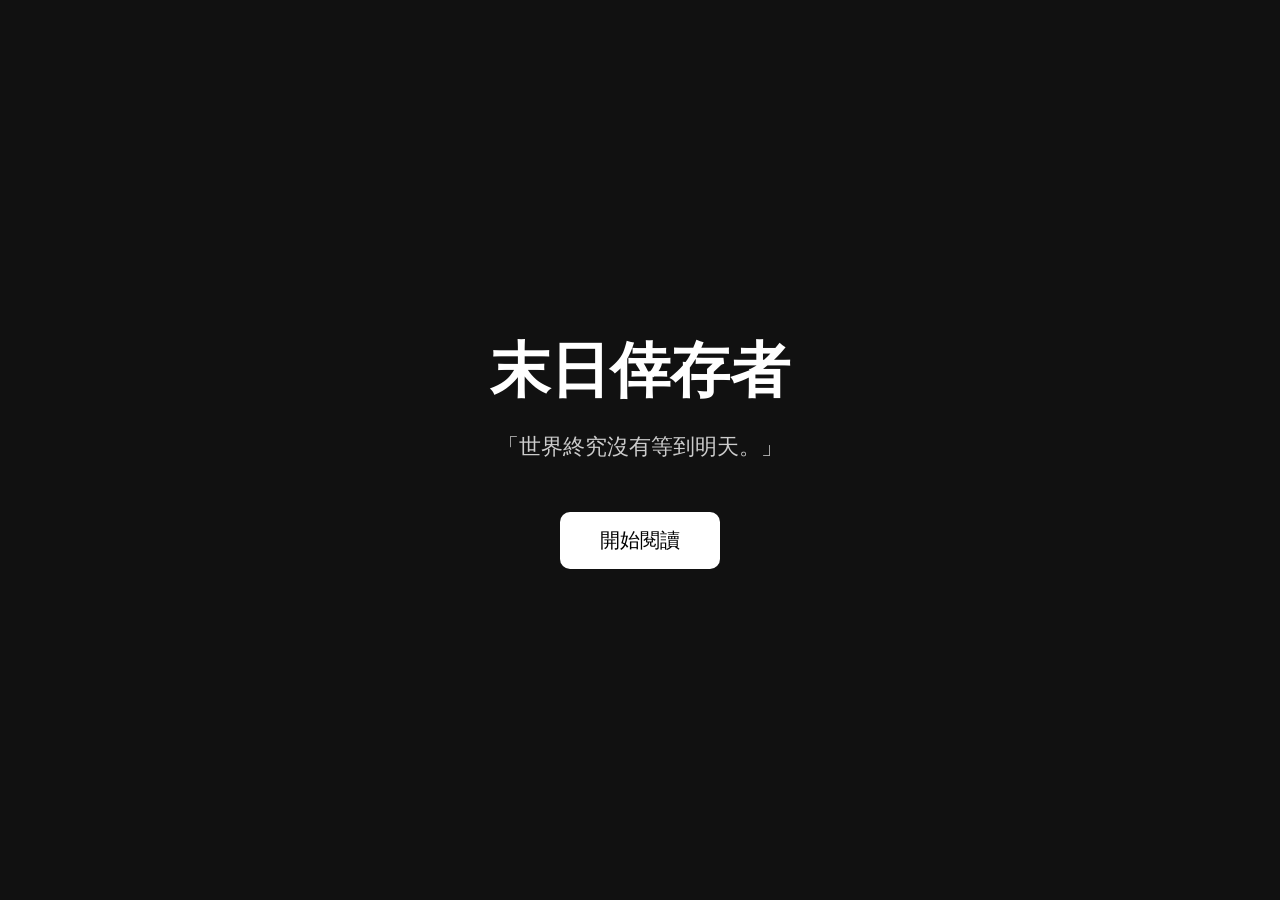
<file: index.html>
<!DOCTYPE html>
<html lang="zh-TW">
<head>
    <meta charset="UTF-8">
    <meta name="viewport" content="width=device-width, initial-scale=1.0">
    <title>末日倖存者</title>

    <link rel="stylesheet" href="css/style.css">
</head>
<body>

    <div class="container">

        <h1>末日倖存者</h1>

        <p class="quote">
            「世界終究沒有等到明天。」
        </p>

        <button id="startBtn">
            開始閱讀
        </button>

    </div>

<script src="js/script.js"></script>

</body>
</html>
</file>
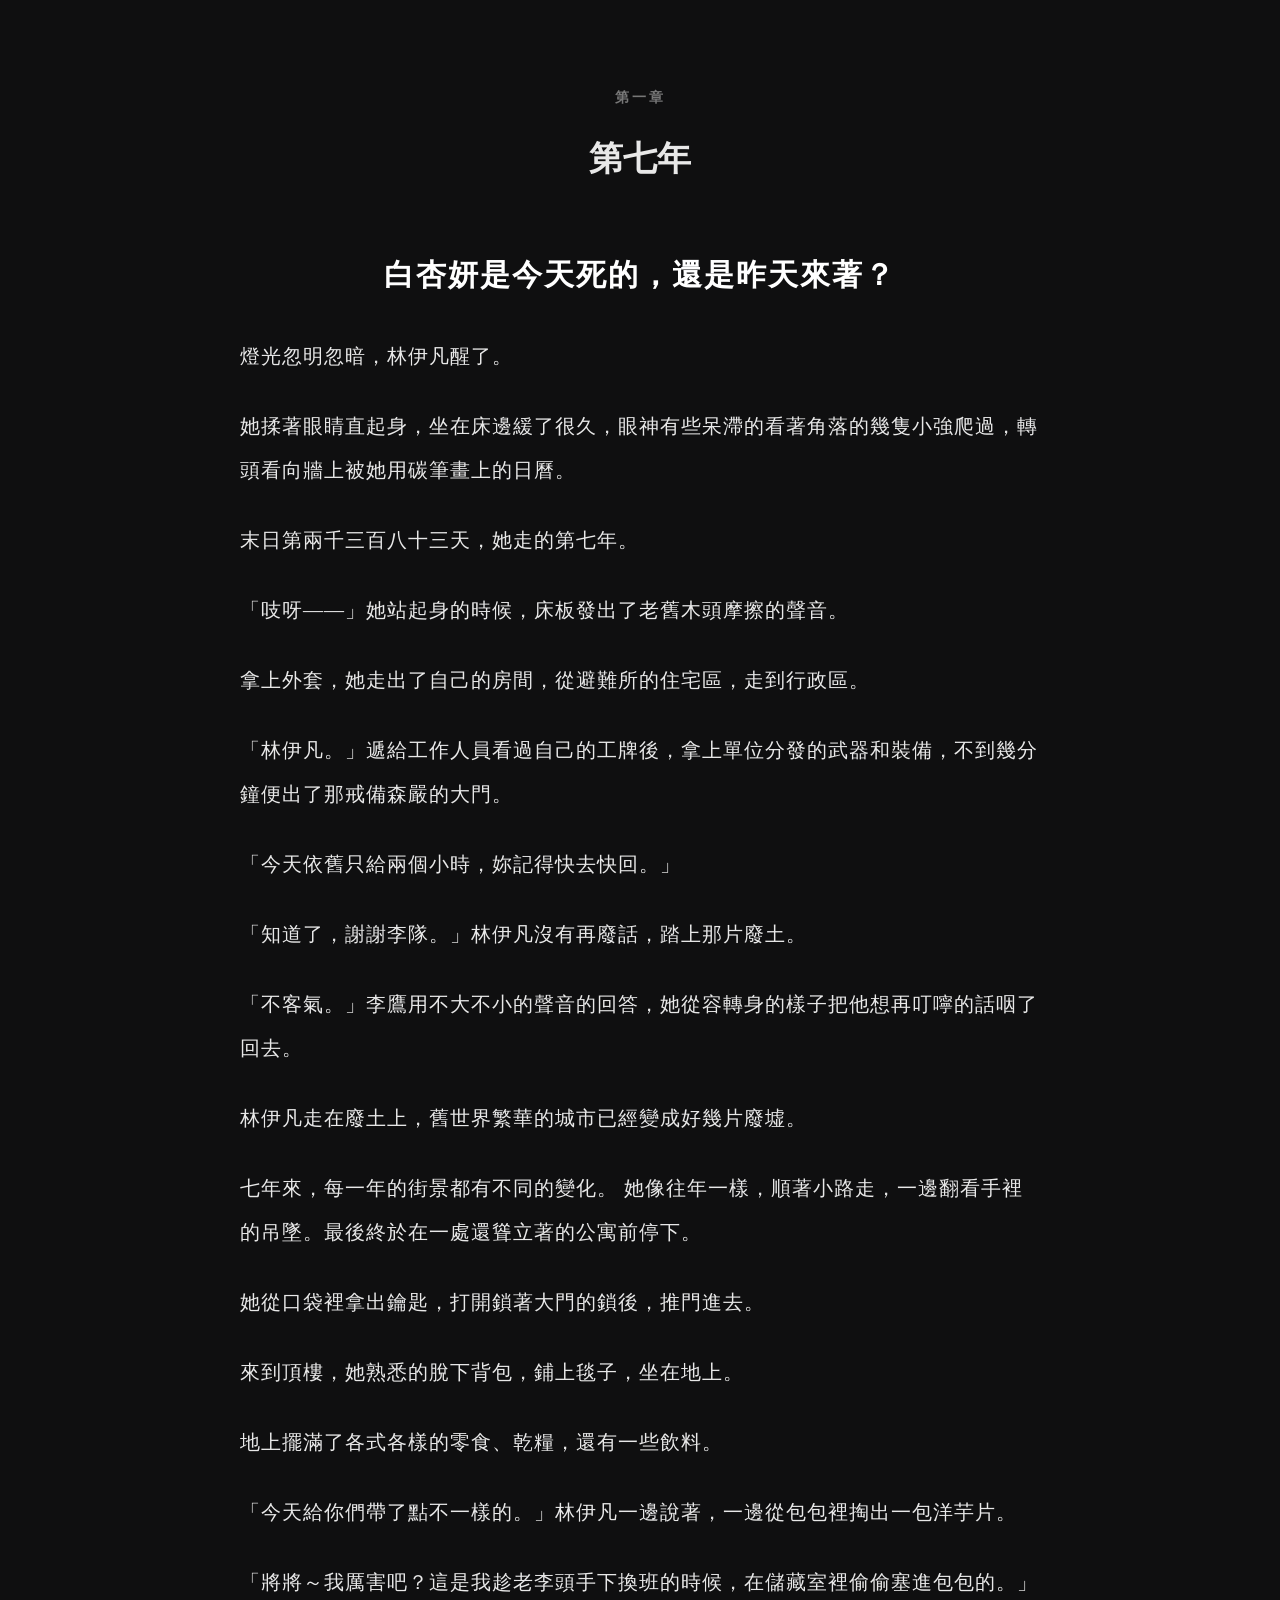
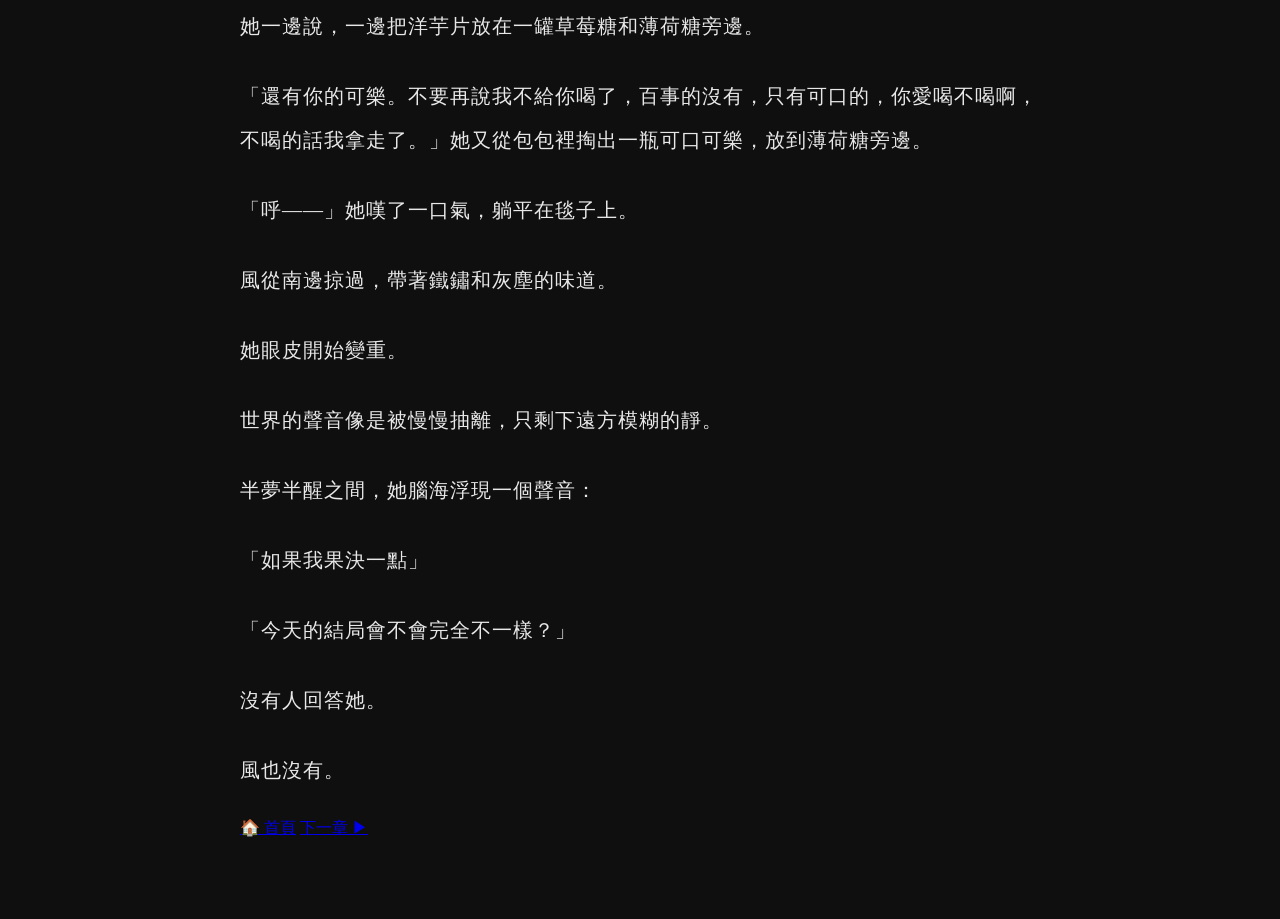
<file: chapters/chapter1.html>
<!DOCTYPE html>
<html lang="zh-TW">
<head>
<meta charset="UTF-8">
<meta name="viewport" content="width=device-width, initial-scale=1.0">
<title>第一章｜第七年</title>
<link rel="stylesheet" href="../css/chapter.css">
</head>
<body>
<div class="reader">
<h1>第一章</h1>
<h2>第七年</h2>
<div class="content">

<p class="opening">白杏妍是今天死的，還是昨天來著？</p>
<p>燈光忽明忽暗，林伊凡醒了。</p>
<p>她揉著眼睛直起身，坐在床邊緩了很久，眼神有些呆滯的看著角落的幾隻小強爬過，轉頭看向牆上被她用碳筆畫上的日曆。</p>
<p>末日第兩千三百八十三天，她走的第七年。</p>
<p>「吱呀——」她站起身的時候，床板發出了老舊木頭摩擦的聲音。</p>
<p>拿上外套，她走出了自己的房間，從避難所的住宅區，走到行政區。</p>
<p>「林伊凡。」遞給工作人員看過自己的工牌後，拿上單位分發的武器和裝備，不到幾分鐘便出了那戒備森嚴的大門。</p>
<p class="highlight">「今天依舊只給兩個小時，妳記得快去快回。」</p>
<p>「知道了，謝謝李隊。」林伊凡沒有再廢話，踏上那片廢土。</p>
<p>「不客氣。」李鷹用不大不小的聲音的回答，她從容轉身的樣子把他想再叮嚀的話咽了回去。</p>
<p>林伊凡走在廢土上，舊世界繁華的城市已經變成好幾片廢墟。</p>
<p>七年來，每一年的街景都有不同的變化。 她像往年一樣，順著小路走，一邊翻看手裡的吊墜。最後終於在一處還聳立著的公寓前停下。</p>
<p>她從口袋裡拿出鑰匙，打開鎖著大門的鎖後，推門進去。</p>
<p>來到頂樓，她熟悉的脫下背包，鋪上毯子，坐在地上。</p>
<p>地上擺滿了各式各樣的零食、乾糧，還有一些飲料。</p>
<p>「今天給你們帶了點不一樣的。」林伊凡一邊說著，一邊從包包裡掏出一包洋芋片。</p>
<p>「將將～我厲害吧？這是我趁老李頭手下換班的時候，在儲藏室裡偷偷塞進包包的。」她一邊說，一邊把洋芋片放在一罐草莓糖和薄荷糖旁邊。</p>
<p>「還有你的可樂。不要再說我不給你喝了，百事的沒有，只有可口的，你愛喝不喝啊，不喝的話我拿走了。」她又從包包裡掏出一瓶可口可樂，放到薄荷糖旁邊。</p>
<p>「呼——」她嘆了一口氣，躺平在毯子上。</p>
<p>風從南邊掠過，帶著鐵鏽和灰塵的味道。</p>
<p>她眼皮開始變重。</p>
<p>世界的聲音像是被慢慢抽離，只剩下遠方模糊的靜。</p>
<p>半夢半醒之間，她腦海浮現一個聲音：</p>
<p class="highlight">「如果我果決一點」</p>
<p class="highlight">「今天的結局會不會完全不一樣？」</p>
<p>沒有人回答她。</p>
<p>風也沒有。</p>

</div>
<div class="chapter-nav">
    <a href="../index.html">🏠 首頁</a>
    <a href="chapter2.html">下一章 ▶</a>
</div>
</div>
</body>
</html>
</file>
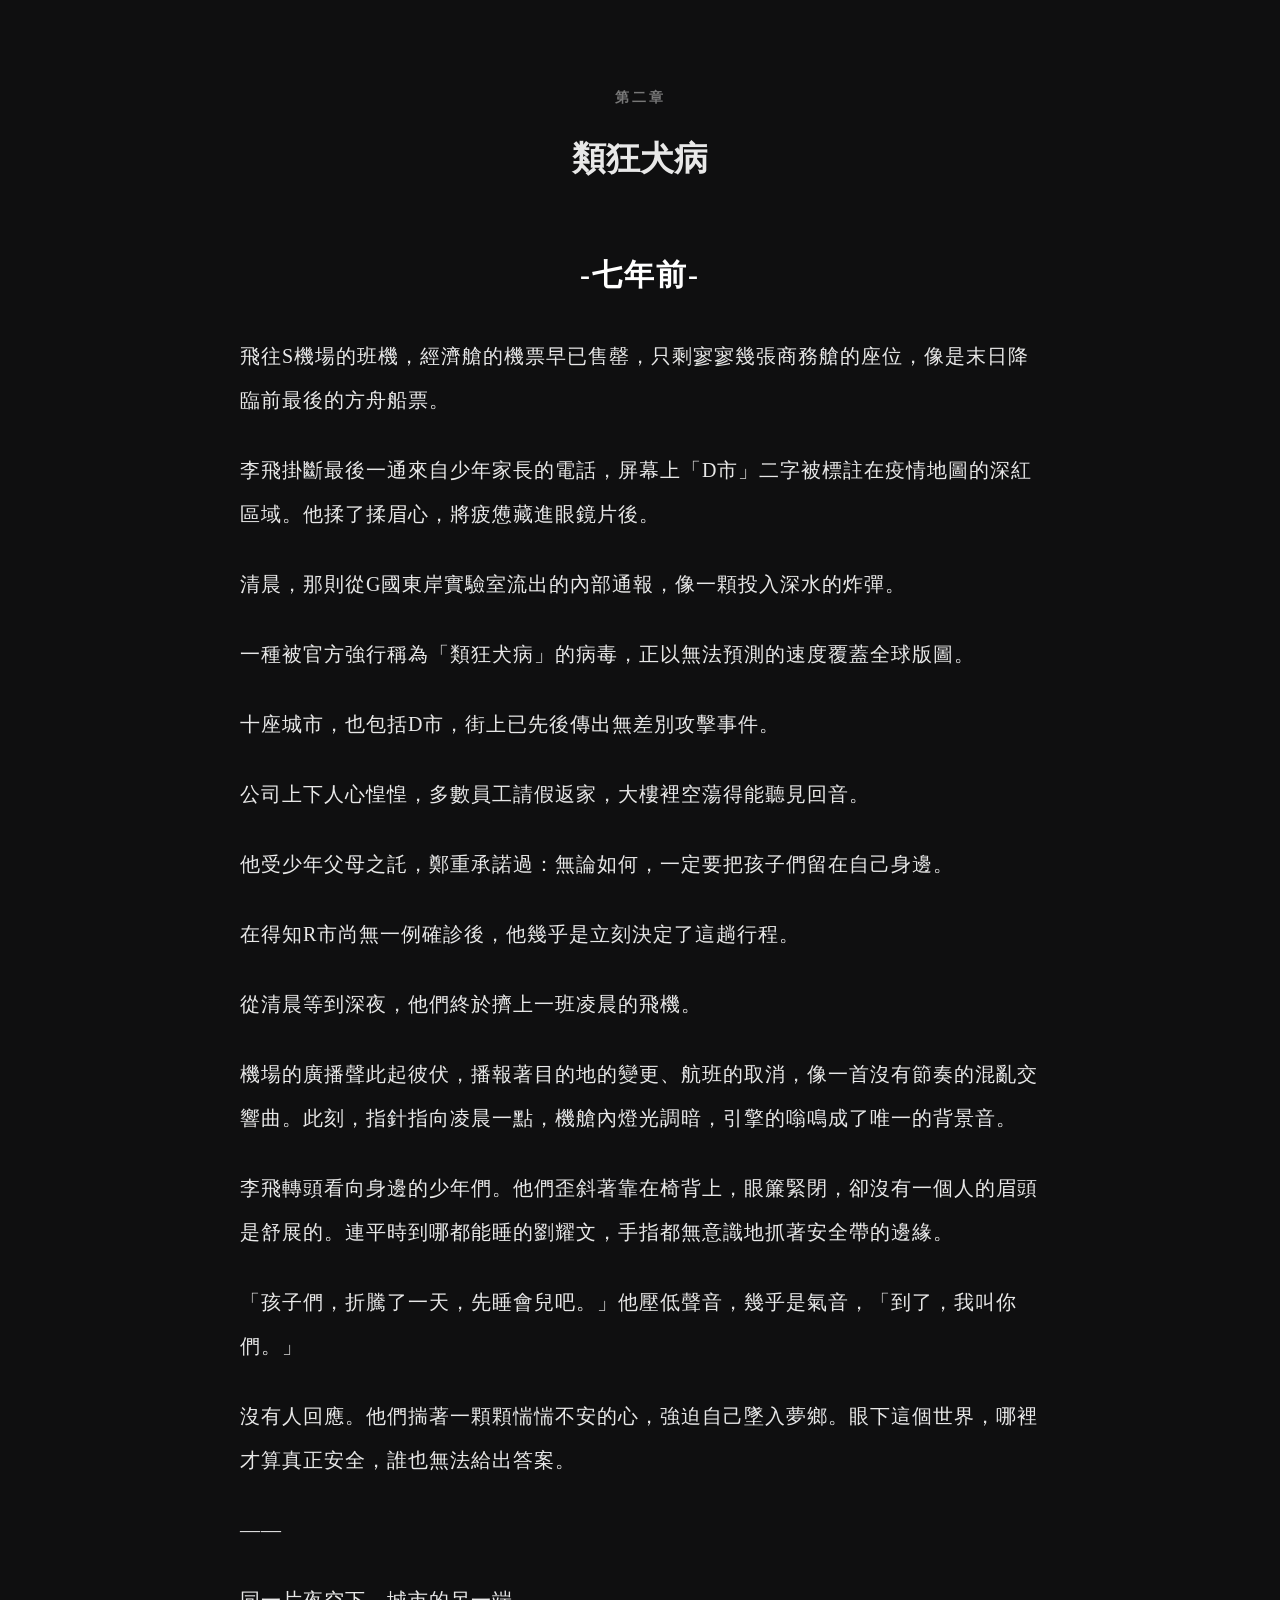
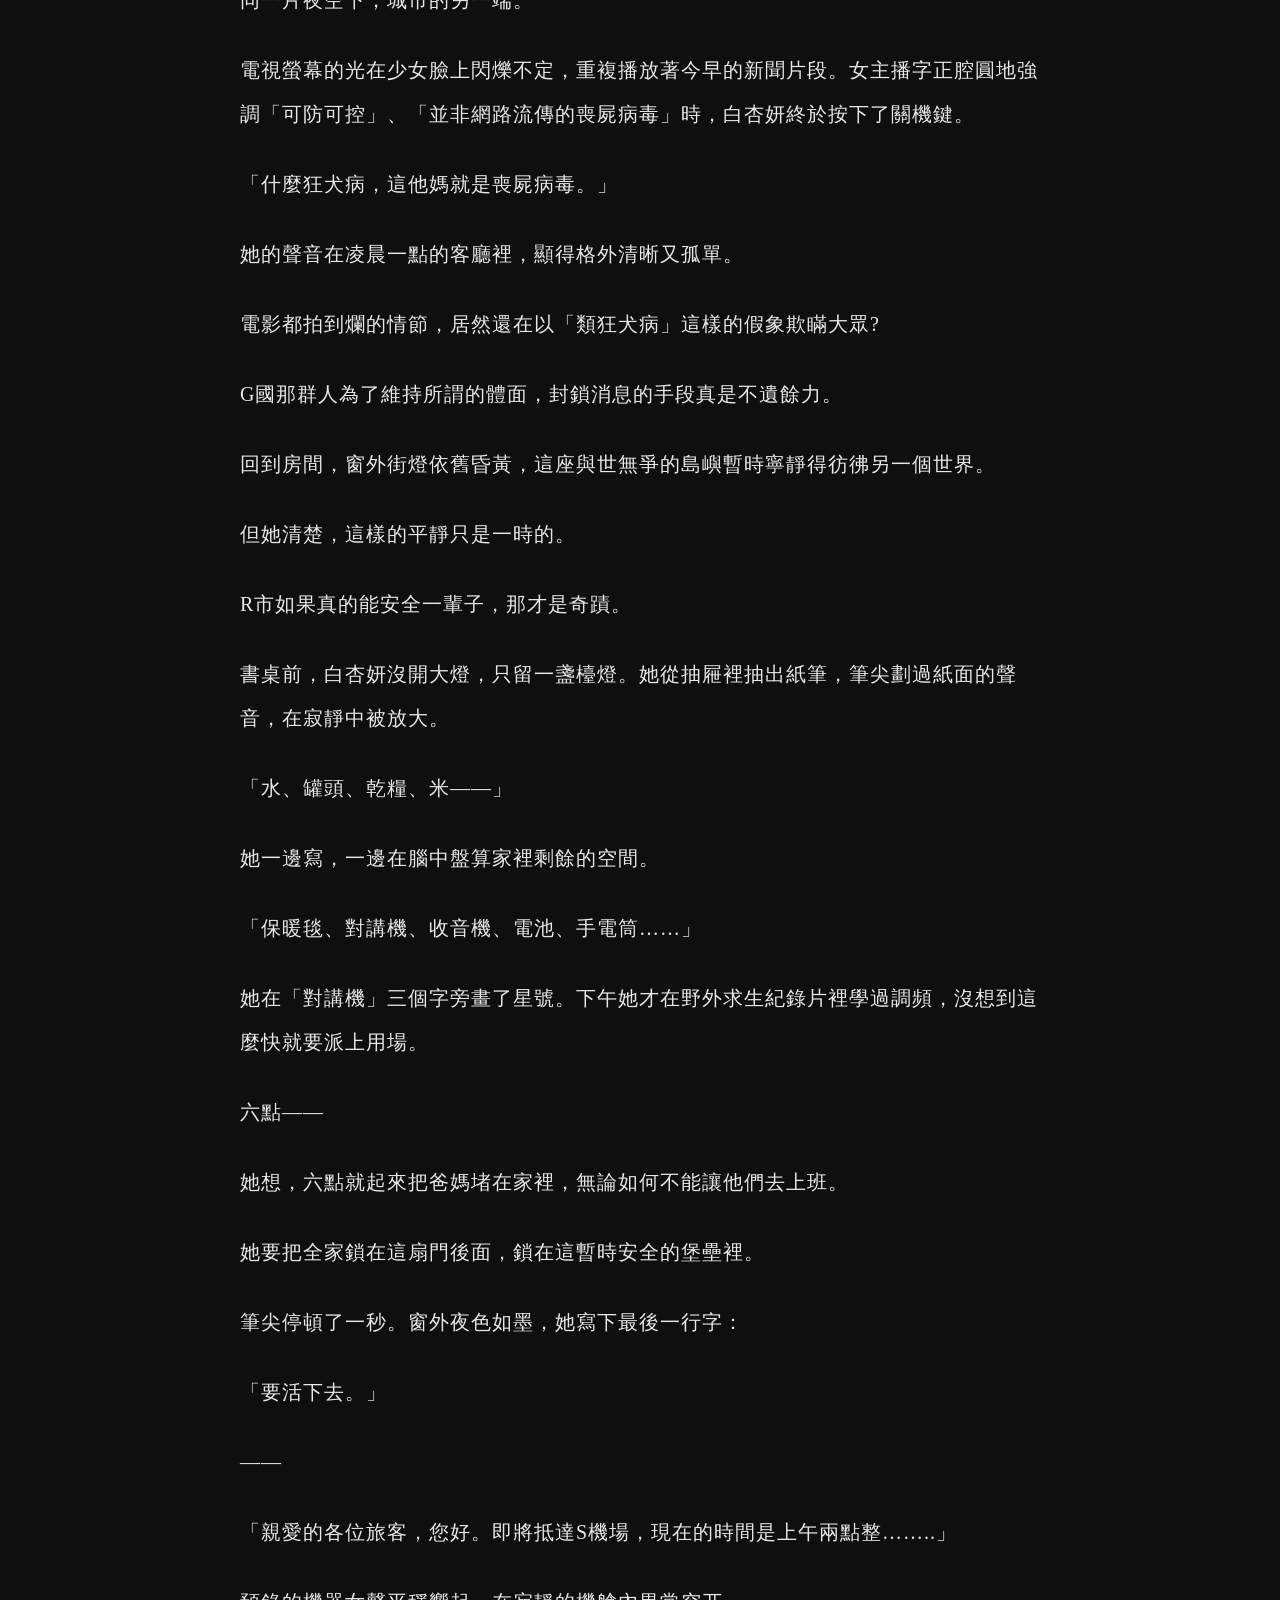
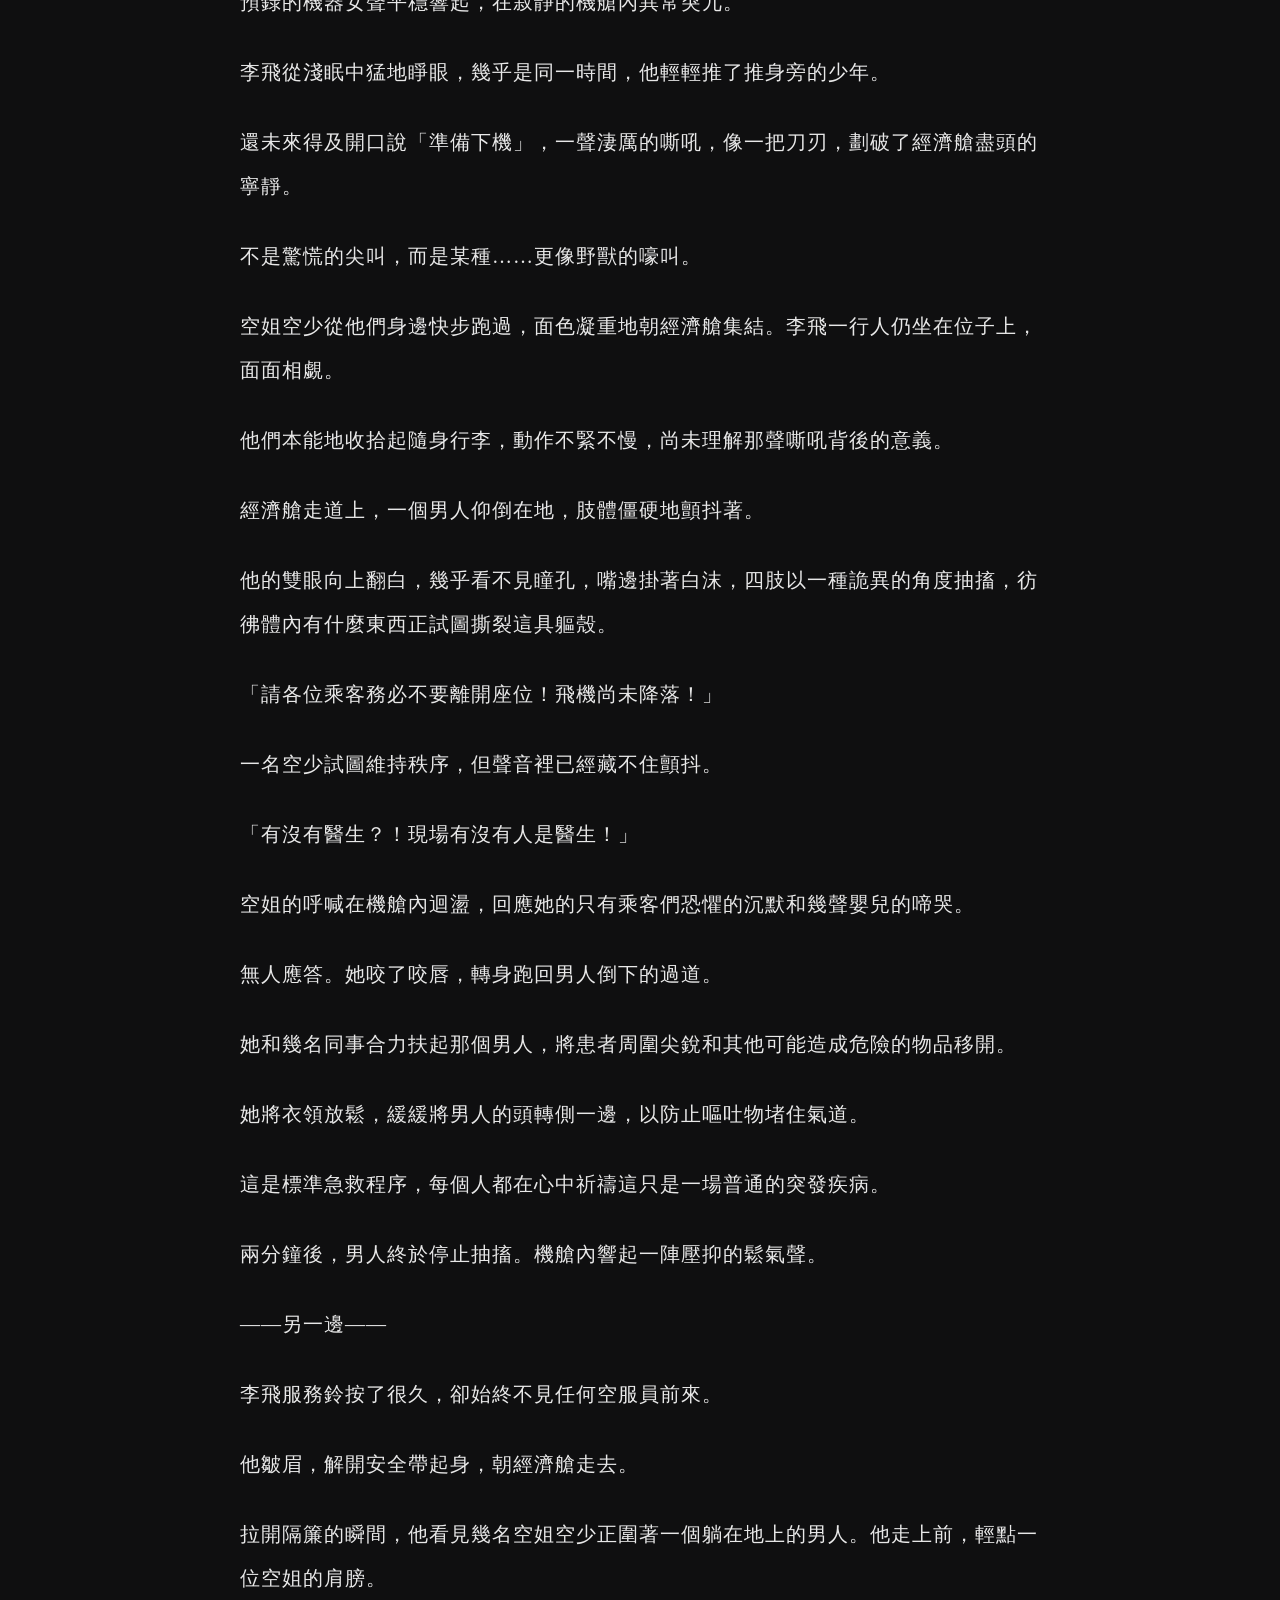
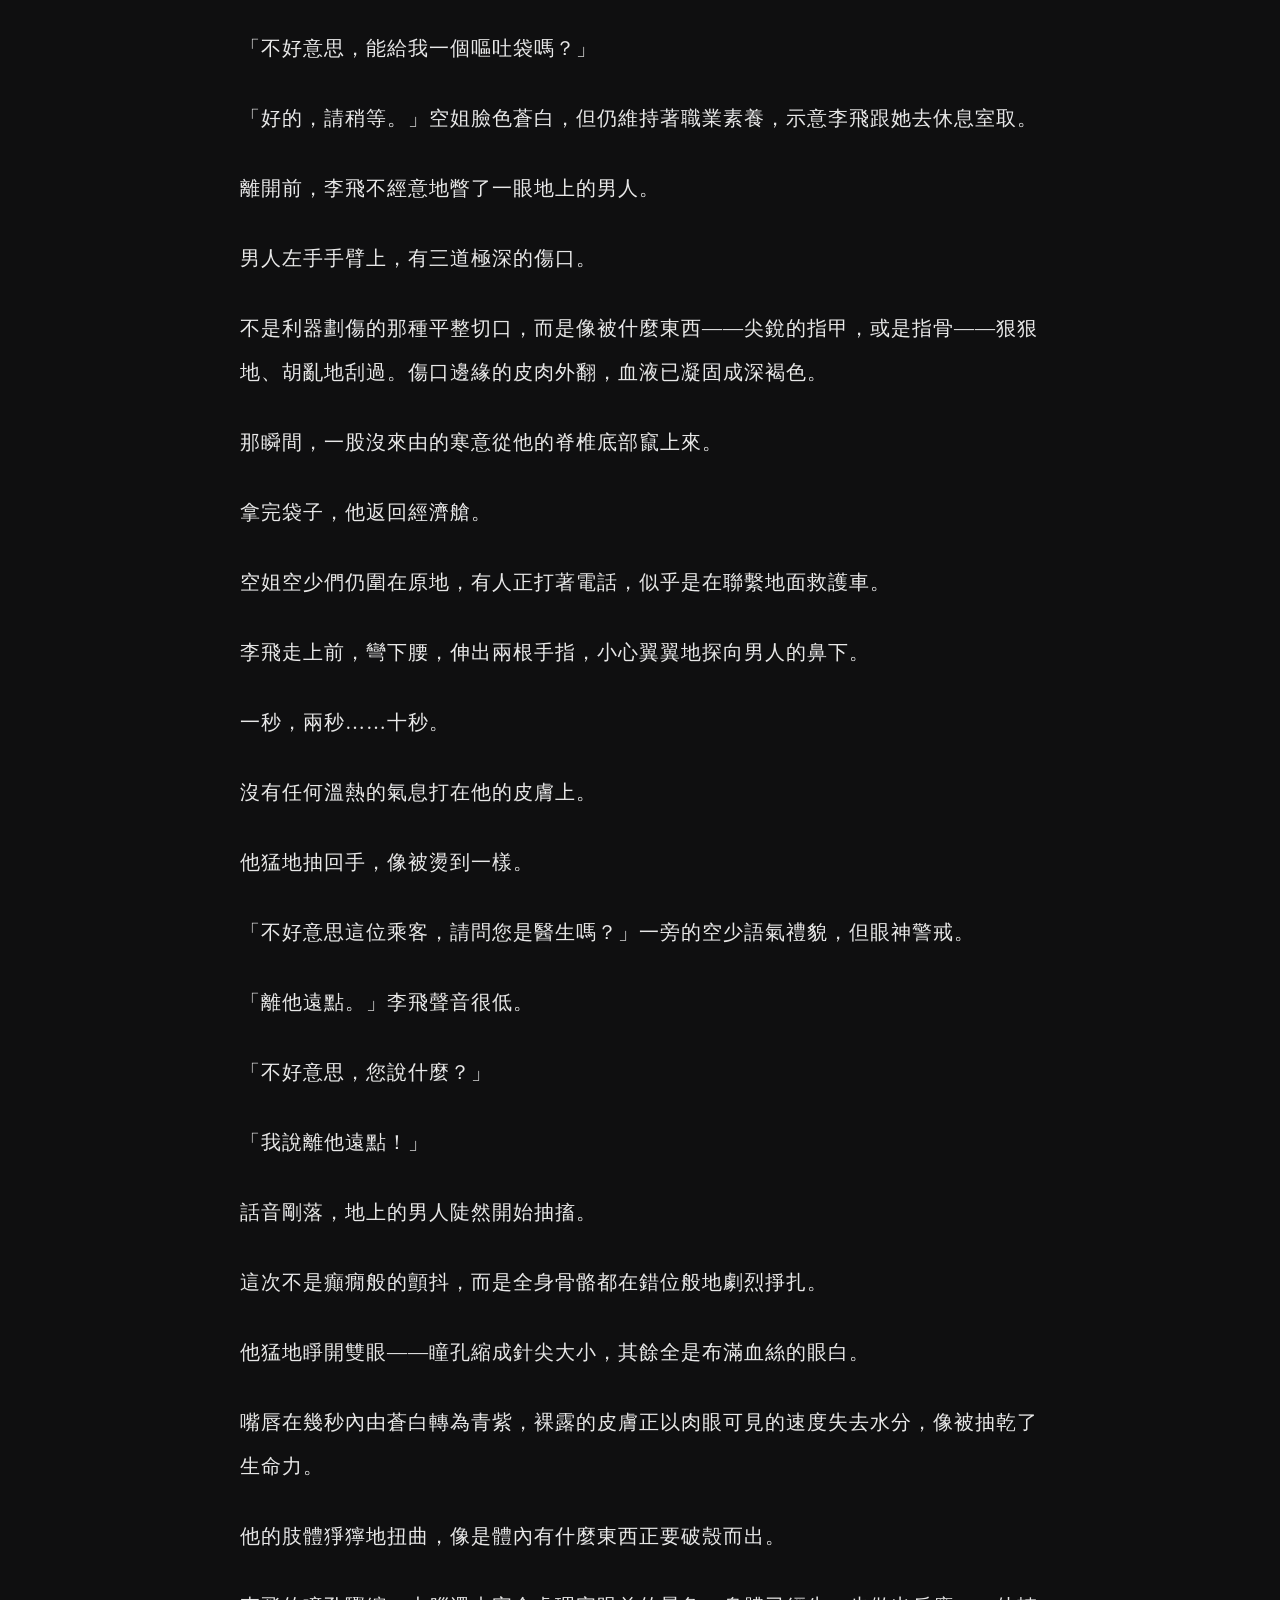
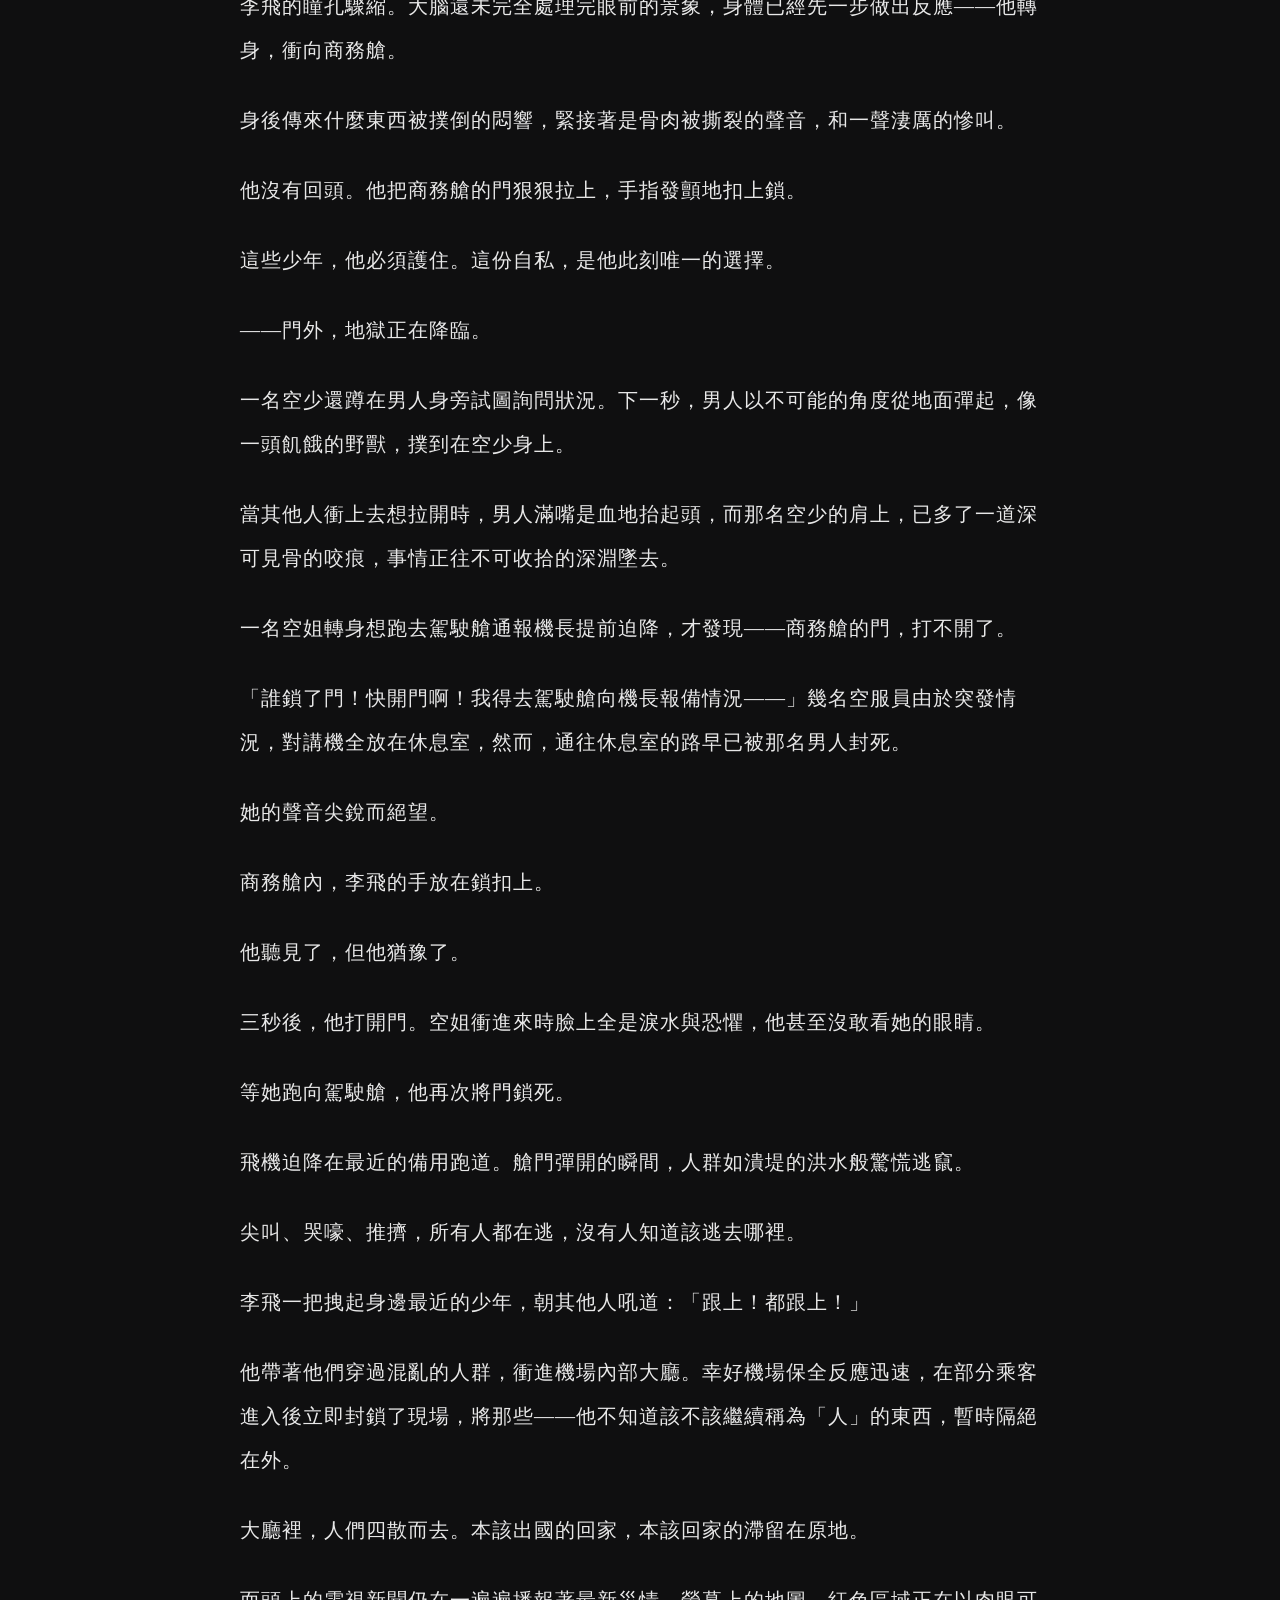
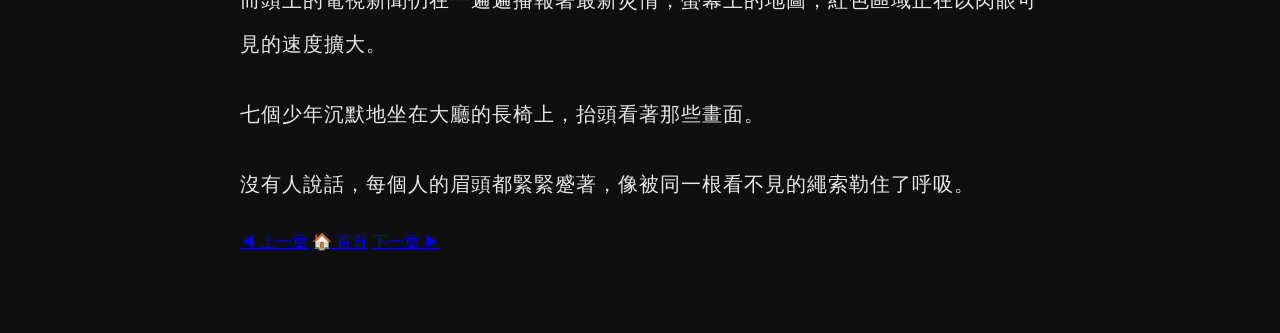
<file: chapters/chapter2.html>
<!DOCTYPE html>
<html lang="zh-TW">
<head>
<meta charset="UTF-8">
<meta name="viewport" content="width=device-width, initial-scale=1.0">
<title>第二章｜類狂犬病</title>
<link rel="stylesheet" href="../css/chapter.css">
</head>
<body>

<div class="reader">
<h1>第二章</h1>
<h2>類狂犬病</h2>

<div class="content">

<p class="opening">-七年前-</p>
<p>飛往S機場的班機，經濟艙的機票早已售罄，只剩寥寥幾張商務艙的座位，像是末日降臨前最後的方舟船票。</p>
<p>李飛掛斷最後一通來自少年家長的電話，屏幕上「D市」二字被標註在疫情地圖的深紅區域。他揉了揉眉心，將疲憊藏進眼鏡片後。</p>
<p>清晨，那則從G國東岸實驗室流出的內部通報，像一顆投入深水的炸彈。</p>
<p>一種被官方強行稱為「類狂犬病」的病毒，正以無法預測的速度覆蓋全球版圖。</p>
<p>十座城市，也包括D市，街上已先後傳出無差別攻擊事件。</p>
<p>公司上下人心惶惶，多數員工請假返家，大樓裡空蕩得能聽見回音。</p>
<p>他受少年父母之託，鄭重承諾過：無論如何，一定要把孩子們留在自己身邊。</p>
<p>在得知R市尚無一例確診後，他幾乎是立刻決定了這趟行程。</p>
<p>從清晨等到深夜，他們終於擠上一班凌晨的飛機。</p>
<p>機場的廣播聲此起彼伏，播報著目的地的變更、航班的取消，像一首沒有節奏的混亂交響曲。此刻，指針指向凌晨一點，機艙內燈光調暗，引擎的嗡鳴成了唯一的背景音。</p>
<p>李飛轉頭看向身邊的少年們。他們歪斜著靠在椅背上，眼簾緊閉，卻沒有一個人的眉頭是舒展的。連平時到哪都能睡的劉耀文，手指都無意識地抓著安全帶的邊緣。</p>
<p class="highlight">「孩子們，折騰了一天，先睡會兒吧。」他壓低聲音，幾乎是氣音，「到了，我叫你們。」</p>
<p>沒有人回應。他們揣著一顆顆惴惴不安的心，強迫自己墜入夢鄉。眼下這個世界，哪裡才算真正安全，誰也無法給出答案。</p>
<p class="scene">——</p>
<p>同一片夜空下，城市的另一端。</p>
<p>電視螢幕的光在少女臉上閃爍不定，重複播放著今早的新聞片段。女主播字正腔圓地強調「可防可控」、「並非網路流傳的喪屍病毒」時，白杏妍終於按下了關機鍵。</p>
<p class="highlight">「什麼狂犬病，這他媽就是喪屍病毒。」</p>
<p>她的聲音在凌晨一點的客廳裡，顯得格外清晰又孤單。</p>
<p>電影都拍到爛的情節，居然還在以「類狂犬病」這樣的假象欺瞞大眾?</p>
<p>G國那群人為了維持所謂的體面，封鎖消息的手段真是不遺餘力。</p>
<p>回到房間，窗外街燈依舊昏黃，這座與世無爭的島嶼暫時寧靜得彷彿另一個世界。</p>
<p>但她清楚，這樣的平靜只是一時的。</p>
<p>R市如果真的能安全一輩子，那才是奇蹟。</p>
<p>書桌前，白杏妍沒開大燈，只留一盞檯燈。她從抽屜裡抽出紙筆，筆尖劃過紙面的聲音，在寂靜中被放大。</p>
<p class="highlight">「水、罐頭、乾糧、米——」</p>
<p>她一邊寫，一邊在腦中盤算家裡剩餘的空間。</p>
<p class="highlight">「保暖毯、對講機、收音機、電池、手電筒……」</p>
<p>她在「對講機」三個字旁畫了星號。下午她才在野外求生紀錄片裡學過調頻，沒想到這麼快就要派上用場。</p>
<p>六點——</p>
<p>她想，六點就起來把爸媽堵在家裡，無論如何不能讓他們去上班。</p>
<p>她要把全家鎖在這扇門後面，鎖在這暫時安全的堡壘裡。</p>
<p>筆尖停頓了一秒。窗外夜色如墨，她寫下最後一行字：</p>
<p class="highlight">「要活下去。」</p>
<p class="scene">——</p>
<p class="highlight">「親愛的各位旅客，您好。即將抵達S機場，現在的時間是上午兩點整……..」</p>
<p>預錄的機器女聲平穩響起，在寂靜的機艙內異常突兀。</p>
<p>李飛從淺眠中猛地睜眼，幾乎是同一時間，他輕輕推了推身旁的少年。</p>
<p>還未來得及開口說「準備下機」，一聲淒厲的嘶吼，像一把刀刃，劃破了經濟艙盡頭的寧靜。</p>
<p>不是驚慌的尖叫，而是某種……更像野獸的嚎叫。</p>
<p>空姐空少從他們身邊快步跑過，面色凝重地朝經濟艙集結。李飛一行人仍坐在位子上，面面相覷。</p>
<p>他們本能地收拾起隨身行李，動作不緊不慢，尚未理解那聲嘶吼背後的意義。</p>
<p>經濟艙走道上，一個男人仰倒在地，肢體僵硬地顫抖著。</p>
<p>他的雙眼向上翻白，幾乎看不見瞳孔，嘴邊掛著白沫，四肢以一種詭異的角度抽搐，彷彿體內有什麼東西正試圖撕裂這具軀殼。</p>
<p class="highlight">「請各位乘客務必不要離開座位！飛機尚未降落！」</p>
<p>一名空少試圖維持秩序，但聲音裡已經藏不住顫抖。</p>
<p class="highlight">「有沒有醫生？！現場有沒有人是醫生！」</p>
<p>空姐的呼喊在機艙內迴盪，回應她的只有乘客們恐懼的沉默和幾聲嬰兒的啼哭。</p>
<p>無人應答。她咬了咬唇，轉身跑回男人倒下的過道。</p>
<p>她和幾名同事合力扶起那個男人，將患者周圍尖銳和其他可能造成危險的物品移開。</p>
<p>她將衣領放鬆，緩緩將男人的頭轉側一邊，以防止嘔吐物堵住氣道。</p>
<p>這是標準急救程序，每個人都在心中祈禱這只是一場普通的突發疾病。</p>
<p>兩分鐘後，男人終於停止抽搐。機艙內響起一陣壓抑的鬆氣聲。</p>
<p class="scene">——另一邊——</p>
<p>李飛服務鈴按了很久，卻始終不見任何空服員前來。</p>
<p>他皺眉，解開安全帶起身，朝經濟艙走去。</p>
<p>拉開隔簾的瞬間，他看見幾名空姐空少正圍著一個躺在地上的男人。他走上前，輕點一位空姐的肩膀。</p>
<p class="highlight">「不好意思，能給我一個嘔吐袋嗎？」</p>
<p>「好的，請稍等。」空姐臉色蒼白，但仍維持著職業素養，示意李飛跟她去休息室取。</p>
<p>離開前，李飛不經意地瞥了一眼地上的男人。</p>
<p>男人左手手臂上，有三道極深的傷口。</p>
<p>不是利器劃傷的那種平整切口，而是像被什麼東西——尖銳的指甲，或是指骨——狠狠地、胡亂地刮過。傷口邊緣的皮肉外翻，血液已凝固成深褐色。</p>
<p>那瞬間，一股沒來由的寒意從他的脊椎底部竄上來。</p>
<p>拿完袋子，他返回經濟艙。</p>
<p>空姐空少們仍圍在原地，有人正打著電話，似乎是在聯繫地面救護車。</p>
<p>李飛走上前，彎下腰，伸出兩根手指，小心翼翼地探向男人的鼻下。</p>
<p>一秒，兩秒……十秒。</p>
<p>沒有任何溫熱的氣息打在他的皮膚上。</p>
<p>他猛地抽回手，像被燙到一樣。</p>
<p>「不好意思這位乘客，請問您是醫生嗎？」一旁的空少語氣禮貌，但眼神警戒。</p>
<p>「離他遠點。」李飛聲音很低。</p>
<p class="highlight">「不好意思，您說什麼？」</p>
<p class="highlight">「我說離他遠點！」</p>
<p>話音剛落，地上的男人陡然開始抽搐。</p>
<p>這次不是癲癇般的顫抖，而是全身骨骼都在錯位般地劇烈掙扎。</p>
<p>他猛地睜開雙眼——瞳孔縮成針尖大小，其餘全是布滿血絲的眼白。</p>
<p>嘴唇在幾秒內由蒼白轉為青紫，裸露的皮膚正以肉眼可見的速度失去水分，像被抽乾了生命力。</p>
<p>他的肢體猙獰地扭曲，像是體內有什麼東西正要破殼而出。</p>
<p>李飛的瞳孔驟縮。大腦還未完全處理完眼前的景象，身體已經先一步做出反應——他轉身，衝向商務艙。</p>
<p>身後傳來什麼東西被撲倒的悶響，緊接著是骨肉被撕裂的聲音，和一聲淒厲的慘叫。</p>
<p>他沒有回頭。他把商務艙的門狠狠拉上，手指發顫地扣上鎖。</p>
<p>這些少年，他必須護住。這份自私，是他此刻唯一的選擇。</p>
<p>——門外，地獄正在降臨。</p>
<p>一名空少還蹲在男人身旁試圖詢問狀況。下一秒，男人以不可能的角度從地面彈起，像一頭飢餓的野獸，撲到在空少身上。</p>
<p>當其他人衝上去想拉開時，男人滿嘴是血地抬起頭，而那名空少的肩上，已多了一道深可見骨的咬痕，事情正往不可收拾的深淵墜去。</p>
<p>一名空姐轉身想跑去駕駛艙通報機長提前迫降，才發現——商務艙的門，打不開了。</p>
<p>「誰鎖了門！快開門啊！我得去駕駛艙向機長報備情況——」幾名空服員由於突發情況，對講機全放在休息室，然而，通往休息室的路早已被那名男人封死。</p>
<p>她的聲音尖銳而絕望。</p>
<p>商務艙內，李飛的手放在鎖扣上。</p>
<p>他聽見了，但他猶豫了。</p>
<p>三秒後，他打開門。空姐衝進來時臉上全是淚水與恐懼，他甚至沒敢看她的眼睛。</p>
<p>等她跑向駕駛艙，他再次將門鎖死。</p>
<p>飛機迫降在最近的備用跑道。艙門彈開的瞬間，人群如潰堤的洪水般驚慌逃竄。</p>
<p>尖叫、哭嚎、推擠，所有人都在逃，沒有人知道該逃去哪裡。</p>
<p>李飛一把拽起身邊最近的少年，朝其他人吼道：「跟上！都跟上！」</p>
<p>他帶著他們穿過混亂的人群，衝進機場內部大廳。幸好機場保全反應迅速，在部分乘客進入後立即封鎖了現場，將那些——他不知道該不該繼續稱為「人」的東西，暫時隔絕在外。</p>
<p>大廳裡，人們四散而去。本該出國的回家，本該回家的滯留在原地。</p>
<p>而頭上的電視新聞仍在一遍遍播報著最新災情，螢幕上的地圖，紅色區域正在以肉眼可見的速度擴大。</p>
<p>七個少年沉默地坐在大廳的長椅上，抬頭看著那些畫面。</p>
<p>沒有人說話，每個人的眉頭都緊緊蹙著，像被同一根看不見的繩索勒住了呼吸。</p>

</div>

<div class="chapter-nav">
    <a href="chapter1.html">◀ 上一章</a>
    <a href="../index.html">🏠 首頁</a>
    <a href="chapter3.html">下一章 ▶</a>
</div>

</div>

</body>
</html>
</file>
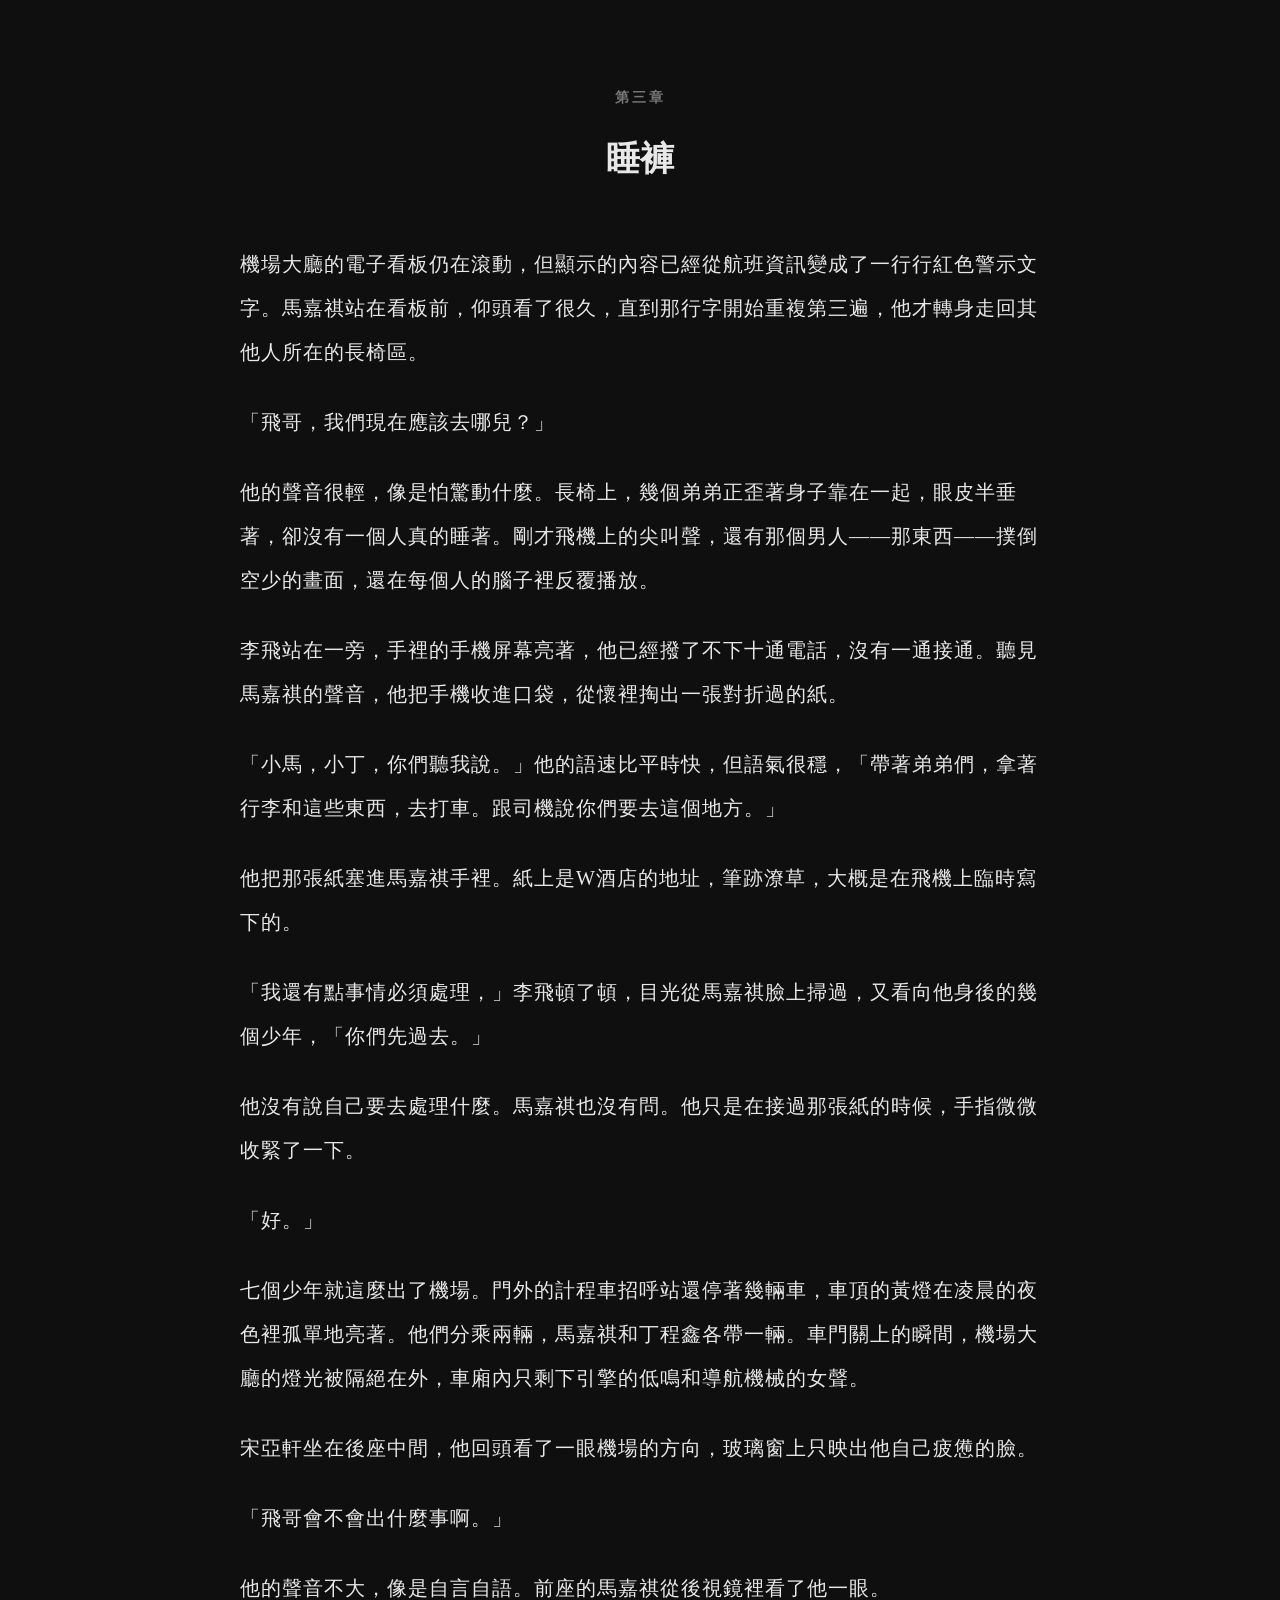
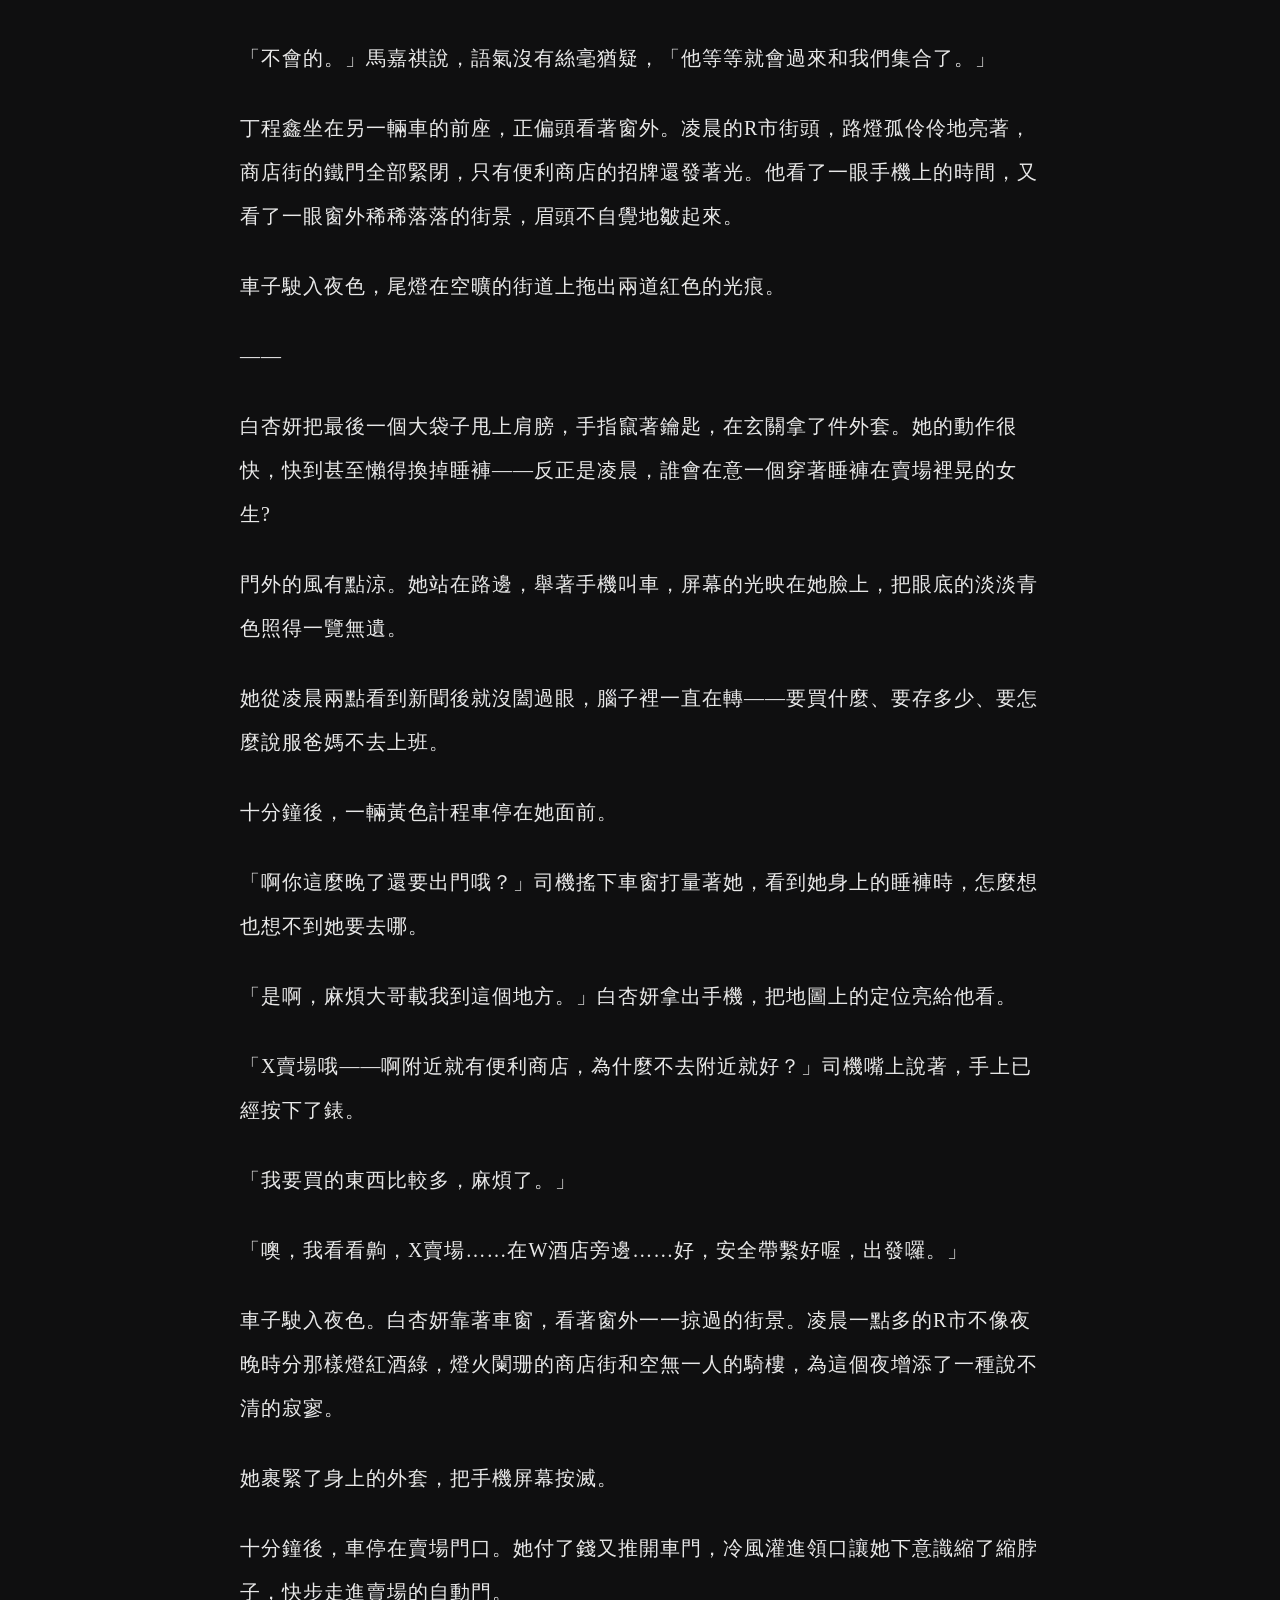
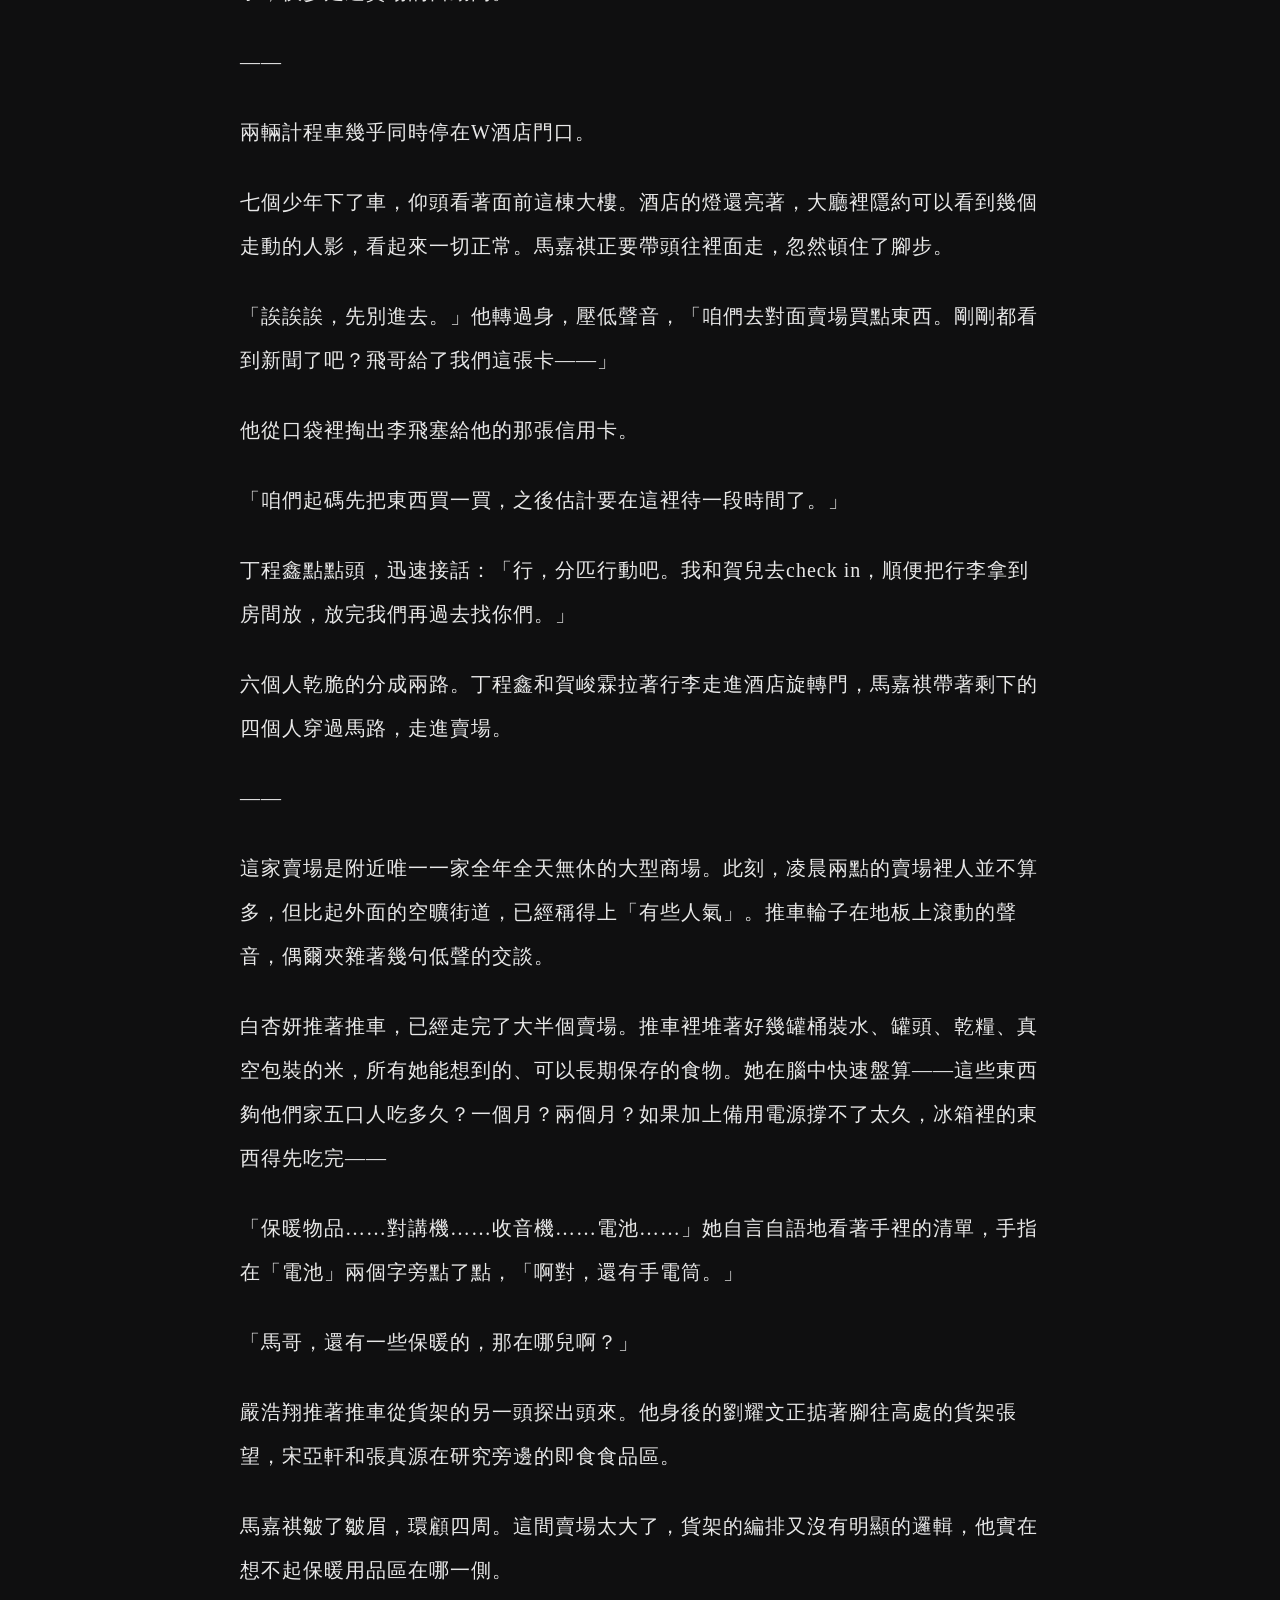
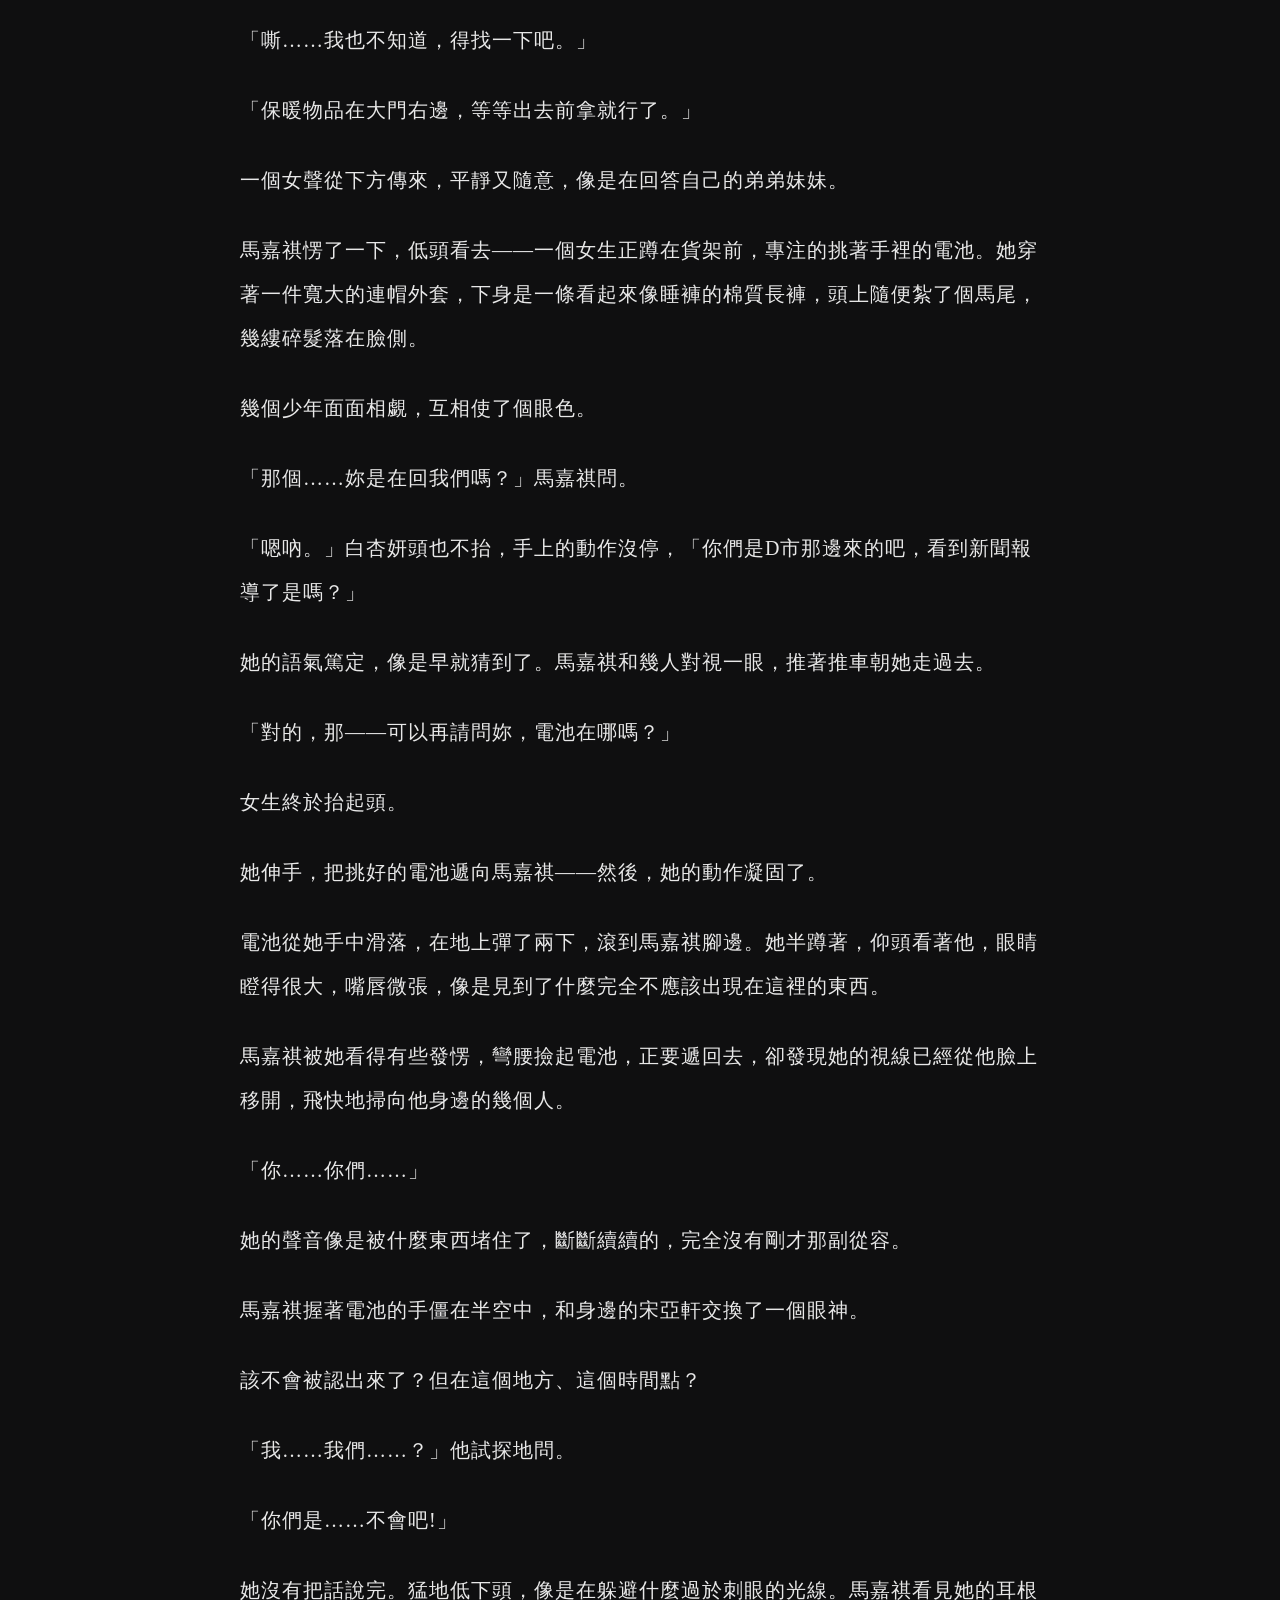
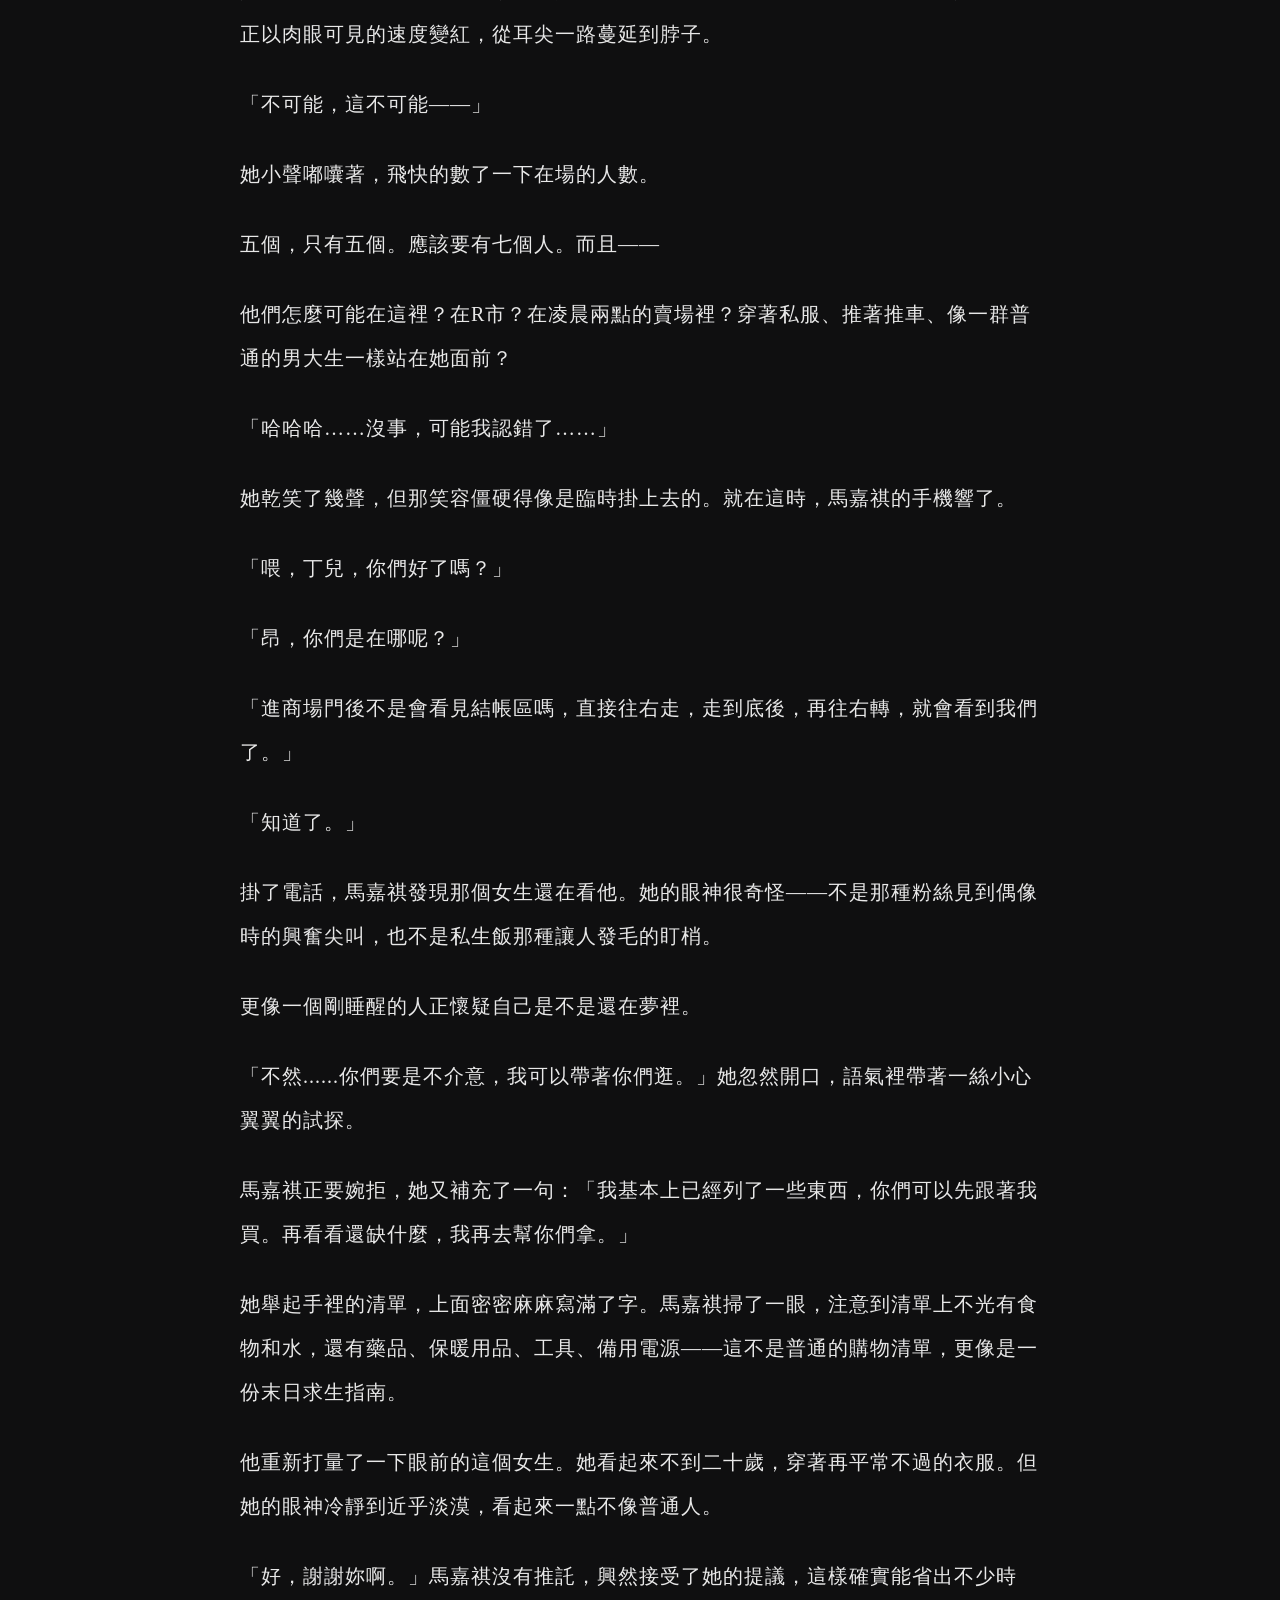
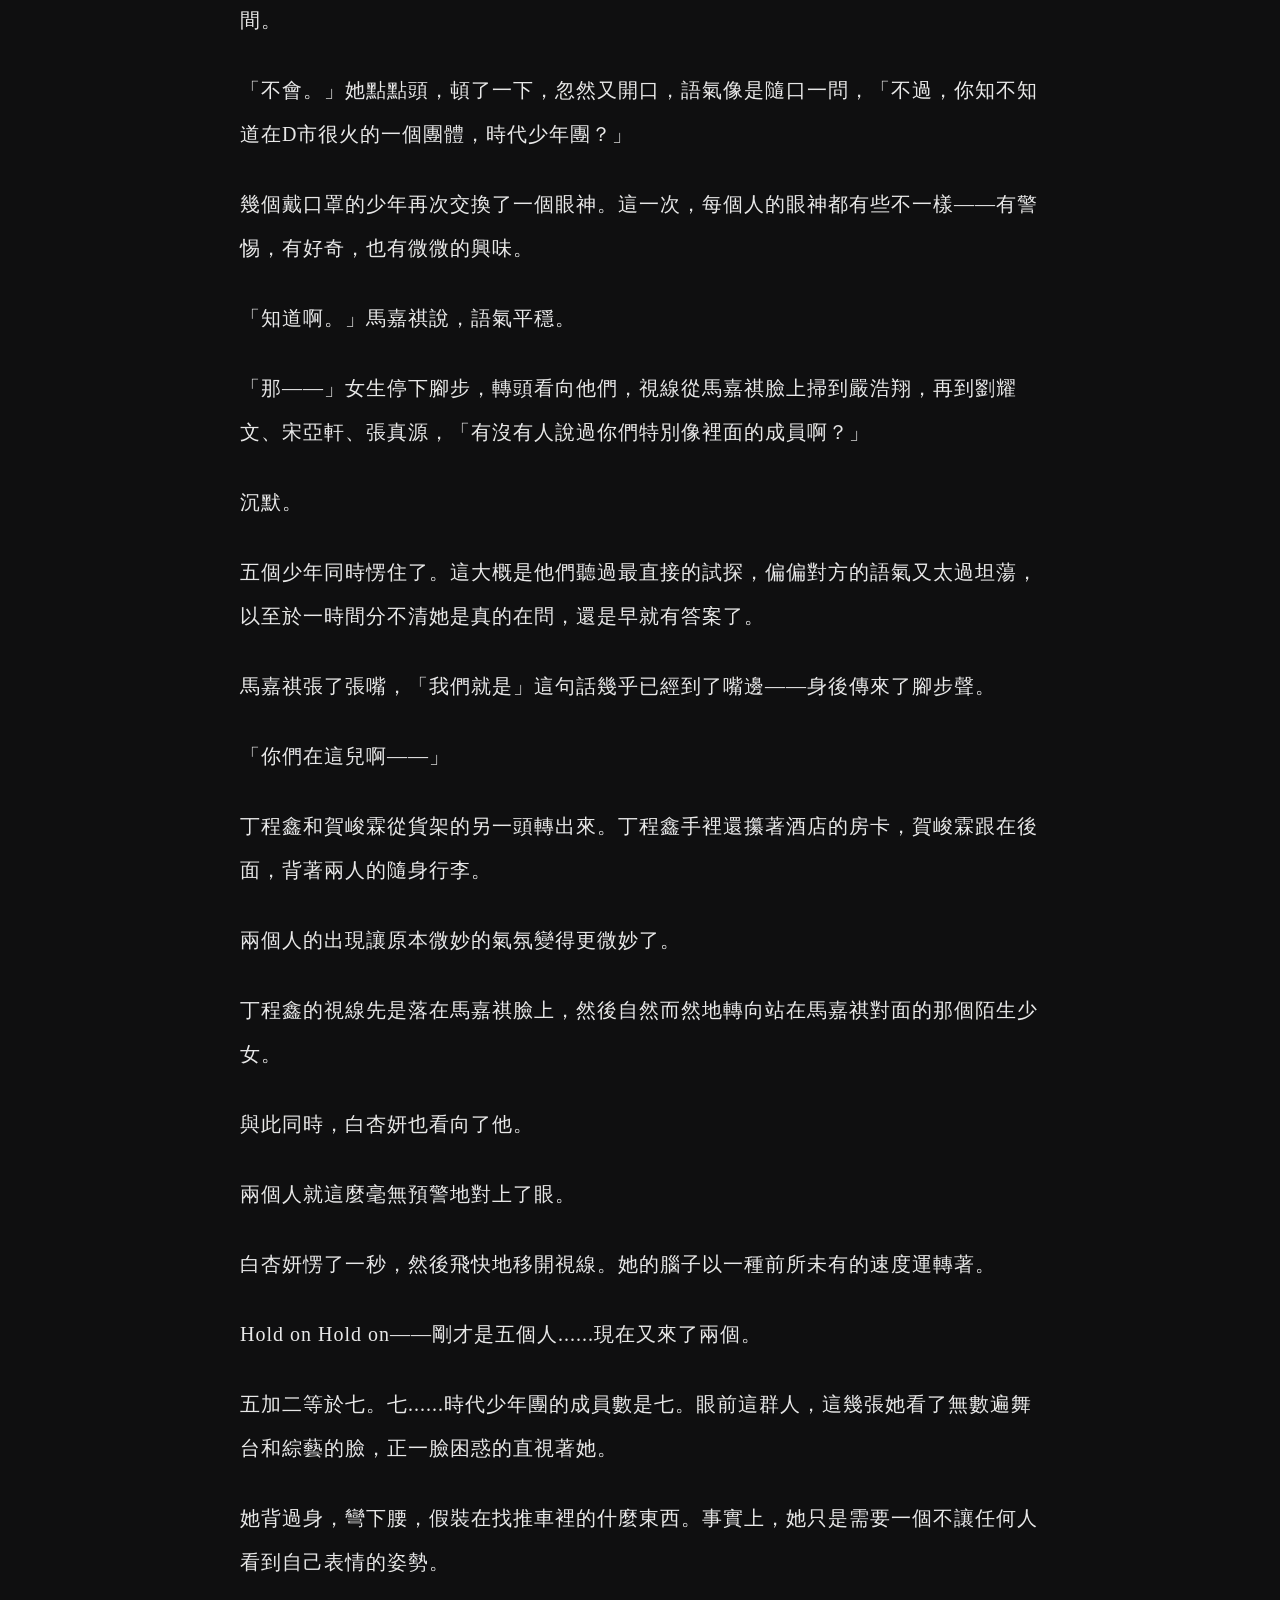
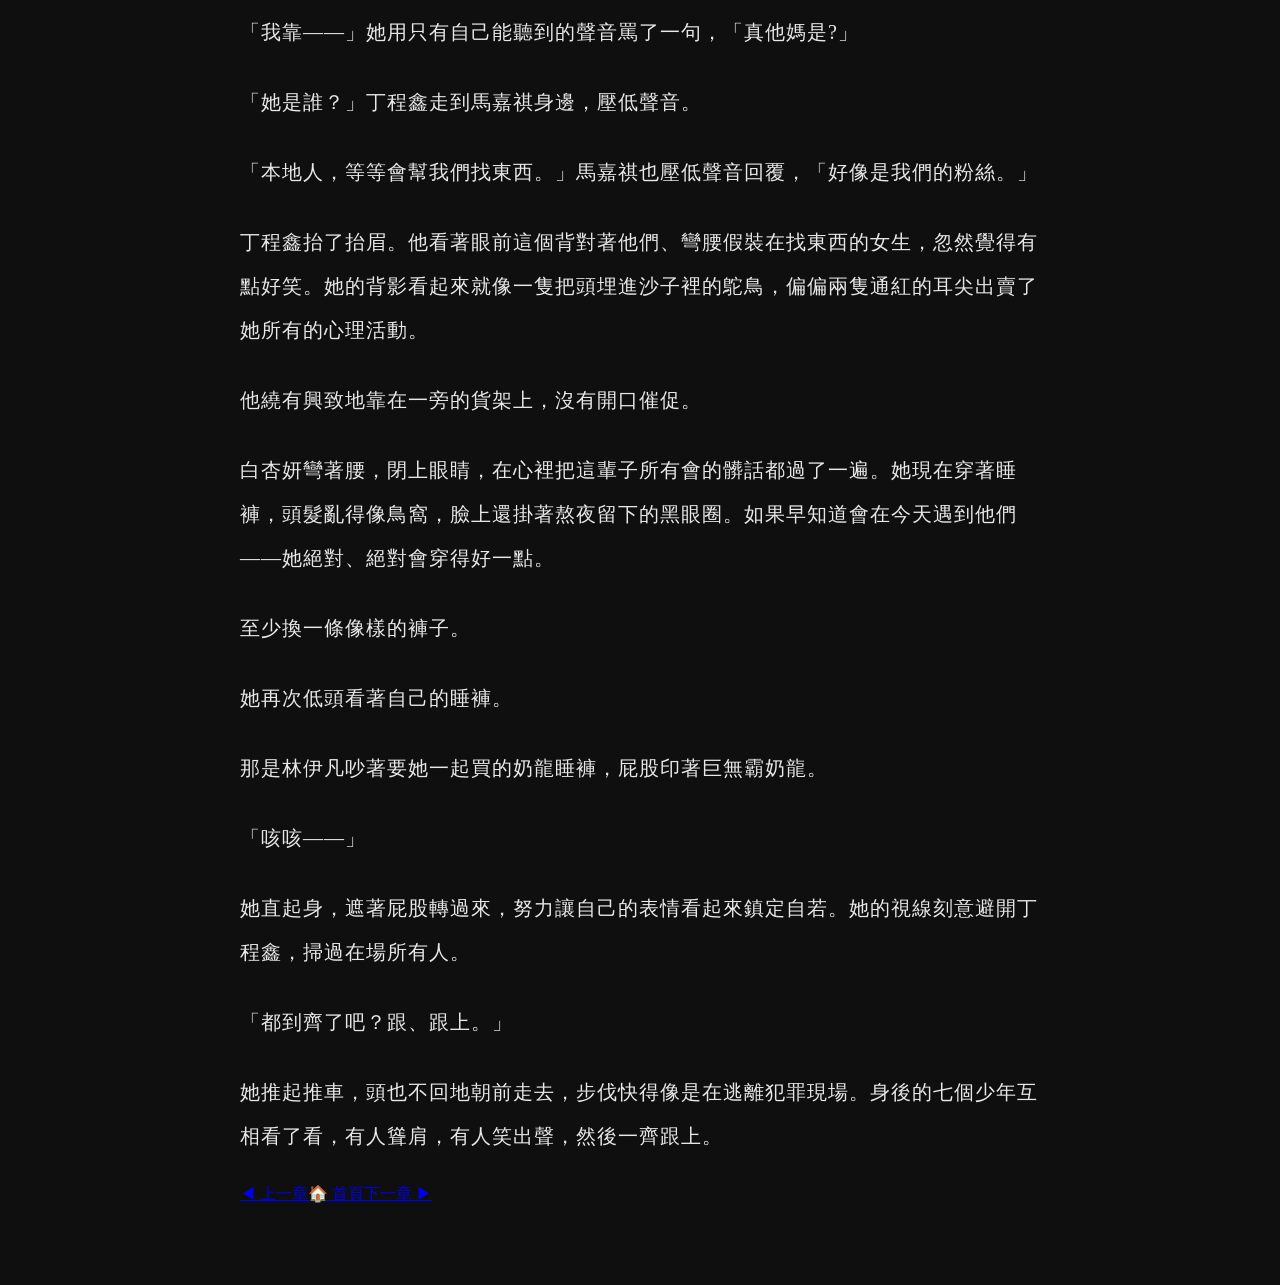
<file: chapters/chapter3.html>
<!DOCTYPE html>
<html lang="zh-TW"><head><meta charset="UTF-8"><meta name="viewport" content="width=device-width, initial-scale=1.0"><title>第三章｜睡褲</title><link rel="stylesheet" href="../css/chapter.css"></head><body><div class="reader"><h1>第三章</h1><h2>睡褲</h2><div class="content">
<p>機場大廳的電子看板仍在滾動，但顯示的內容已經從航班資訊變成了一行行紅色警示文字。馬嘉祺站在看板前，仰頭看了很久，直到那行字開始重複第三遍，他才轉身走回其他人所在的長椅區。</p>
<p class="highlight">「飛哥，我們現在應該去哪兒？」</p>
<p>他的聲音很輕，像是怕驚動什麼。長椅上，幾個弟弟正歪著身子靠在一起，眼皮半垂著，卻沒有一個人真的睡著。剛才飛機上的尖叫聲，還有那個男人——那東西——撲倒空少的畫面，還在每個人的腦子裡反覆播放。</p>
<p>李飛站在一旁，手裡的手機屏幕亮著，他已經撥了不下十通電話，沒有一通接通。聽見馬嘉祺的聲音，他把手機收進口袋，從懷裡掏出一張對折過的紙。</p>
<p class="highlight">「小馬，小丁，你們聽我說。」他的語速比平時快，但語氣很穩，「帶著弟弟們，拿著行李和這些東西，去打車。跟司機說你們要去這個地方。」</p>
<p>他把那張紙塞進馬嘉祺手裡。紙上是W酒店的地址，筆跡潦草，大概是在飛機上臨時寫下的。</p>
<p class="highlight">「我還有點事情必須處理，」李飛頓了頓，目光從馬嘉祺臉上掃過，又看向他身後的幾個少年，「你們先過去。」</p>
<p>他沒有說自己要去處理什麼。馬嘉祺也沒有問。他只是在接過那張紙的時候，手指微微收緊了一下。</p>
<p class="highlight">「好。」</p>
<p>七個少年就這麼出了機場。門外的計程車招呼站還停著幾輛車，車頂的黃燈在凌晨的夜色裡孤單地亮著。他們分乘兩輛，馬嘉祺和丁程鑫各帶一輛。車門關上的瞬間，機場大廳的燈光被隔絕在外，車廂內只剩下引擎的低鳴和導航機械的女聲。</p>
<p>宋亞軒坐在後座中間，他回頭看了一眼機場的方向，玻璃窗上只映出他自己疲憊的臉。</p>
<p class="highlight">「飛哥會不會出什麼事啊。」</p>
<p>他的聲音不大，像是自言自語。前座的馬嘉祺從後視鏡裡看了他一眼。</p>
<p class="highlight">「不會的。」馬嘉祺說，語氣沒有絲毫猶疑，「他等等就會過來和我們集合了。」</p>
<p>丁程鑫坐在另一輛車的前座，正偏頭看著窗外。凌晨的R市街頭，路燈孤伶伶地亮著，商店街的鐵門全部緊閉，只有便利商店的招牌還發著光。他看了一眼手機上的時間，又看了一眼窗外稀稀落落的街景，眉頭不自覺地皺起來。</p>
<p>車子駛入夜色，尾燈在空曠的街道上拖出兩道紅色的光痕。</p>
<p class="scene">——</p>
<p>白杏妍把最後一個大袋子甩上肩膀，手指竄著鑰匙，在玄關拿了件外套。她的動作很快，快到甚至懶得換掉睡褲——反正是凌晨，誰會在意一個穿著睡褲在賣場裡晃的女生?</p>
<p>門外的風有點涼。她站在路邊，舉著手機叫車，屏幕的光映在她臉上，把眼底的淡淡青色照得一覽無遺。</p>
<p>她從凌晨兩點看到新聞後就沒闔過眼，腦子裡一直在轉——要買什麼、要存多少、要怎麼說服爸媽不去上班。</p>
<p>十分鐘後，一輛黃色計程車停在她面前。</p>
<p>「啊你這麼晚了還要出門哦？」司機搖下車窗打量著她，看到她身上的睡褲時，怎麼想也想不到她要去哪。</p>
<p>「是啊，麻煩大哥載我到這個地方。」白杏妍拿出手機，把地圖上的定位亮給他看。</p>
<p>「X賣場哦——啊附近就有便利商店，為什麼不去附近就好？」司機嘴上說著，手上已經按下了錶。</p>
<p class="highlight">「我要買的東西比較多，麻煩了。」</p>
<p class="highlight">「噢，我看看齁，X賣場……在W酒店旁邊……好，安全帶繫好喔，出發囉。」</p>
<p>車子駛入夜色。白杏妍靠著車窗，看著窗外一一掠過的街景。凌晨一點多的R市不像夜晚時分那樣燈紅酒綠，燈火闌珊的商店街和空無一人的騎樓，為這個夜增添了一種說不清的寂寥。</p>
<p>她裹緊了身上的外套，把手機屏幕按滅。</p>
<p>十分鐘後，車停在賣場門口。她付了錢又推開車門，冷風灌進領口讓她下意識縮了縮脖子，快步走進賣場的自動門。</p>
<p class="scene">——</p>
<p>兩輛計程車幾乎同時停在W酒店門口。</p>
<p>七個少年下了車，仰頭看著面前這棟大樓。酒店的燈還亮著，大廳裡隱約可以看到幾個走動的人影，看起來一切正常。馬嘉祺正要帶頭往裡面走，忽然頓住了腳步。</p>
<p class="highlight">「誒誒誒，先別進去。」他轉過身，壓低聲音，「咱們去對面賣場買點東西。剛剛都看到新聞了吧？飛哥給了我們這張卡——」</p>
<p>他從口袋裡掏出李飛塞給他的那張信用卡。</p>
<p class="highlight">「咱們起碼先把東西買一買，之後估計要在這裡待一段時間了。」</p>
<p>丁程鑫點點頭，迅速接話：「行，分匹行動吧。我和賀兒去check in，順便把行李拿到房間放，放完我們再過去找你們。」</p>
<p>六個人乾脆的分成兩路。丁程鑫和賀峻霖拉著行李走進酒店旋轉門，馬嘉祺帶著剩下的四個人穿過馬路，走進賣場。</p>
<p class="scene">——</p>
<p>這家賣場是附近唯一一家全年全天無休的大型商場。此刻，凌晨兩點的賣場裡人並不算多，但比起外面的空曠街道，已經稱得上「有些人氣」。推車輪子在地板上滾動的聲音，偶爾夾雜著幾句低聲的交談。</p>
<p>白杏妍推著推車，已經走完了大半個賣場。推車裡堆著好幾罐桶裝水、罐頭、乾糧、真空包裝的米，所有她能想到的、可以長期保存的食物。她在腦中快速盤算——這些東西夠他們家五口人吃多久？一個月？兩個月？如果加上備用電源撐不了太久，冰箱裡的東西得先吃完——</p>
<p class="highlight">「保暖物品……對講機……收音機……電池……」她自言自語地看著手裡的清單，手指在「電池」兩個字旁點了點，「啊對，還有手電筒。」</p>
<p class="highlight">「馬哥，還有一些保暖的，那在哪兒啊？」</p>
<p>嚴浩翔推著推車從貨架的另一頭探出頭來。他身後的劉耀文正掂著腳往高處的貨架張望，宋亞軒和張真源在研究旁邊的即食食品區。</p>
<p>馬嘉祺皺了皺眉，環顧四周。這間賣場太大了，貨架的編排又沒有明顯的邏輯，他實在想不起保暖用品區在哪一側。</p>
<p class="highlight">「嘶……我也不知道，得找一下吧。」</p>
<p class="highlight">「保暖物品在大門右邊，等等出去前拿就行了。」</p>
<p>一個女聲從下方傳來，平靜又隨意，像是在回答自己的弟弟妹妹。</p>
<p>馬嘉祺愣了一下，低頭看去——一個女生正蹲在貨架前，專注的挑著手裡的電池。她穿著一件寬大的連帽外套，下身是一條看起來像睡褲的棉質長褲，頭上隨便紮了個馬尾，幾縷碎髮落在臉側。</p>
<p>幾個少年面面相覷，互相使了個眼色。</p>
<p>「那個……妳是在回我們嗎？」馬嘉祺問。</p>
<p class="highlight">「嗯吶。」白杏妍頭也不抬，手上的動作沒停，「你們是D市那邊來的吧，看到新聞報導了是嗎？」</p>
<p>她的語氣篤定，像是早就猜到了。馬嘉祺和幾人對視一眼，推著推車朝她走過去。</p>
<p class="highlight">「對的，那——可以再請問妳，電池在哪嗎？」</p>
<p>女生終於抬起頭。</p>
<p>她伸手，把挑好的電池遞向馬嘉祺——然後，她的動作凝固了。</p>
<p>電池從她手中滑落，在地上彈了兩下，滾到馬嘉祺腳邊。她半蹲著，仰頭看著他，眼睛瞪得很大，嘴唇微張，像是見到了什麼完全不應該出現在這裡的東西。</p>
<p>馬嘉祺被她看得有些發愣，彎腰撿起電池，正要遞回去，卻發現她的視線已經從他臉上移開，飛快地掃向他身邊的幾個人。</p>
<p class="highlight">「你……你們……」</p>
<p>她的聲音像是被什麼東西堵住了，斷斷續續的，完全沒有剛才那副從容。</p>
<p>馬嘉祺握著電池的手僵在半空中，和身邊的宋亞軒交換了一個眼神。</p>
<p>該不會被認出來了？但在這個地方、這個時間點？</p>
<p>「我……我們……？」他試探地問。</p>
<p class="highlight">「你們是……不會吧!」</p>
<p>她沒有把話說完。猛地低下頭，像是在躲避什麼過於刺眼的光線。馬嘉祺看見她的耳根正以肉眼可見的速度變紅，從耳尖一路蔓延到脖子。</p>
<p class="highlight">「不可能，這不可能——」</p>
<p>她小聲嘟囔著，飛快的數了一下在場的人數。</p>
<p>五個，只有五個。應該要有七個人。而且——</p>
<p>他們怎麼可能在這裡？在R市？在凌晨兩點的賣場裡？穿著私服、推著推車、像一群普通的男大生一樣站在她面前？</p>
<p class="highlight">「哈哈哈……沒事，可能我認錯了……」</p>
<p>她乾笑了幾聲，但那笑容僵硬得像是臨時掛上去的。就在這時，馬嘉祺的手機響了。</p>
<p class="highlight">「喂，丁兒，你們好了嗎？」</p>
<p class="highlight">「昂，你們是在哪呢？」</p>
<p class="highlight">「進商場門後不是會看見結帳區嗎，直接往右走，走到底後，再往右轉，就會看到我們了。」</p>
<p class="highlight">「知道了。」</p>
<p>掛了電話，馬嘉祺發現那個女生還在看他。她的眼神很奇怪——不是那種粉絲見到偶像時的興奮尖叫，也不是私生飯那種讓人發毛的盯梢。</p>
<p>更像一個剛睡醒的人正懷疑自己是不是還在夢裡。</p>
<p>「不然......你們要是不介意，我可以帶著你們逛。」她忽然開口，語氣裡帶著一絲小心翼翼的試探。</p>
<p>馬嘉祺正要婉拒，她又補充了一句：「我基本上已經列了一些東西，你們可以先跟著我買。再看看還缺什麼，我再去幫你們拿。」</p>
<p>她舉起手裡的清單，上面密密麻麻寫滿了字。馬嘉祺掃了一眼，注意到清單上不光有食物和水，還有藥品、保暖用品、工具、備用電源——這不是普通的購物清單，更像是一份末日求生指南。</p>
<p>他重新打量了一下眼前的這個女生。她看起來不到二十歲，穿著再平常不過的衣服。但她的眼神冷靜到近乎淡漠，看起來一點不像普通人。</p>
<p>「好，謝謝妳啊。」馬嘉祺沒有推託，興然接受了她的提議，這樣確實能省出不少時間。</p>
<p class="highlight">「不會。」她點點頭，頓了一下，忽然又開口，語氣像是隨口一問，「不過，你知不知道在D市很火的一個團體，時代少年團？」</p>
<p>幾個戴口罩的少年再次交換了一個眼神。這一次，每個人的眼神都有些不一樣——有警惕，有好奇，也有微微的興味。</p>
<p>「知道啊。」馬嘉祺說，語氣平穩。</p>
<p class="highlight">「那——」女生停下腳步，轉頭看向他們，視線從馬嘉祺臉上掃到嚴浩翔，再到劉耀文、宋亞軒、張真源，「有沒有人說過你們特別像裡面的成員啊？」</p>
<p>沉默。</p>
<p>五個少年同時愣住了。這大概是他們聽過最直接的試探，偏偏對方的語氣又太過坦蕩，以至於一時間分不清她是真的在問，還是早就有答案了。</p>
<p>馬嘉祺張了張嘴，「我們就是」這句話幾乎已經到了嘴邊——身後傳來了腳步聲。</p>
<p class="highlight">「你們在這兒啊——」</p>
<p>丁程鑫和賀峻霖從貨架的另一頭轉出來。丁程鑫手裡還攥著酒店的房卡，賀峻霖跟在後面，背著兩人的隨身行李。</p>
<p>兩個人的出現讓原本微妙的氣氛變得更微妙了。</p>
<p>丁程鑫的視線先是落在馬嘉祺臉上，然後自然而然地轉向站在馬嘉祺對面的那個陌生少女。</p>
<p>與此同時，白杏妍也看向了他。</p>
<p>兩個人就這麼毫無預警地對上了眼。</p>
<p>白杏妍愣了一秒，然後飛快地移開視線。她的腦子以一種前所未有的速度運轉著。</p>
<p>Hold on Hold on——剛才是五個人......現在又來了兩個。</p>
<p>五加二等於七。七......時代少年團的成員數是七。眼前這群人，這幾張她看了無數遍舞台和綜藝的臉，正一臉困惑的直視著她。</p>
<p>她背過身，彎下腰，假裝在找推車裡的什麼東西。事實上，她只是需要一個不讓任何人看到自己表情的姿勢。</p>
<p class="highlight">「我靠——」她用只有自己能聽到的聲音罵了一句，「真他媽是?」</p>
<p>「她是誰？」丁程鑫走到馬嘉祺身邊，壓低聲音。</p>
<p class="highlight">「本地人，等等會幫我們找東西。」馬嘉祺也壓低聲音回覆，「好像是我們的粉絲。」</p>
<p>丁程鑫抬了抬眉。他看著眼前這個背對著他們、彎腰假裝在找東西的女生，忽然覺得有點好笑。她的背影看起來就像一隻把頭埋進沙子裡的鴕鳥，偏偏兩隻通紅的耳尖出賣了她所有的心理活動。</p>
<p>他繞有興致地靠在一旁的貨架上，沒有開口催促。</p>
<p>白杏妍彎著腰，閉上眼睛，在心裡把這輩子所有會的髒話都過了一遍。她現在穿著睡褲，頭髮亂得像鳥窩，臉上還掛著熬夜留下的黑眼圈。如果早知道會在今天遇到他們——她絕對、絕對會穿得好一點。</p>
<p>至少換一條像樣的褲子。</p>
<p>她再次低頭看著自己的睡褲。</p>
<p>那是林伊凡吵著要她一起買的奶龍睡褲，屁股印著巨無霸奶龍。</p>
<p class="highlight">「咳咳——」</p>
<p>她直起身，遮著屁股轉過來，努力讓自己的表情看起來鎮定自若。她的視線刻意避開丁程鑫，掃過在場所有人。</p>
<p class="highlight">「都到齊了吧？跟、跟上。」</p>
<p>她推起推車，頭也不回地朝前走去，步伐快得像是在逃離犯罪現場。身後的七個少年互相看了看，有人聳肩，有人笑出聲，然後一齊跟上。</p>
</div><div class="chapter-nav"><a href="chapter2.html">◀ 上一章</a><a href="../index.html">🏠 首頁</a><a href="chapter4.html">下一章 ▶</a></div></div></body></html>
</file>
<file: css/style.css>
*{
    margin:0;
    padding:0;
    box-sizing:border-box;
}

body{
    background:#111;
    color:white;
    font-family:"Microsoft JhengHei";
    height:100vh;

    display:flex;
    justify-content:center;
    align-items:center;
}

.container{
    text-align:center;
}

h1{
    font-size:60px;
    margin-bottom:20px;
}

.quote{
    font-size:22px;
    color:#cccccc;
    margin-bottom:50px;
}

button{
    padding:15px 40px;
    font-size:20px;

    background:white;
    color:black;

    border:none;
    border-radius:10px;

    cursor:pointer;

    transition:.3s;
}

button:hover{

    background:#444;

    color:white;

}
</file>
<file: css/chapter.css>
body{
    margin: 0;
    background: #0f0f10;
    color: #e8e8e8;
    font-family: "Microsoft JhengHei";
}

.reader{
    max-width: 800px;
    margin: 0 auto;
    padding: 80px 24px;
}

h1{
    text-align: center;
    font-size: 14px;
    letter-spacing: 3px;
    color: #777;
    margin-bottom: 10px;
}

h2{
    text-align: center;
    font-size: 34px;
    margin-bottom: 60px;
    font-weight: 600;
}

.content{
    font-size: 20px;
    line-height: 2.2;
    letter-spacing: 1px;
}

.content p{
    margin-bottom: 26px;
}

.opening{
    font-size: 30px;
    font-weight: bold;
    text-align: center;
    margin: 60px 0;
    letter-spacing: 2px;
    color: #ffffff;
}

.quote{
    text-align: center;
    font-style: italic;
    color: #bdbdbd;
}
</file>
